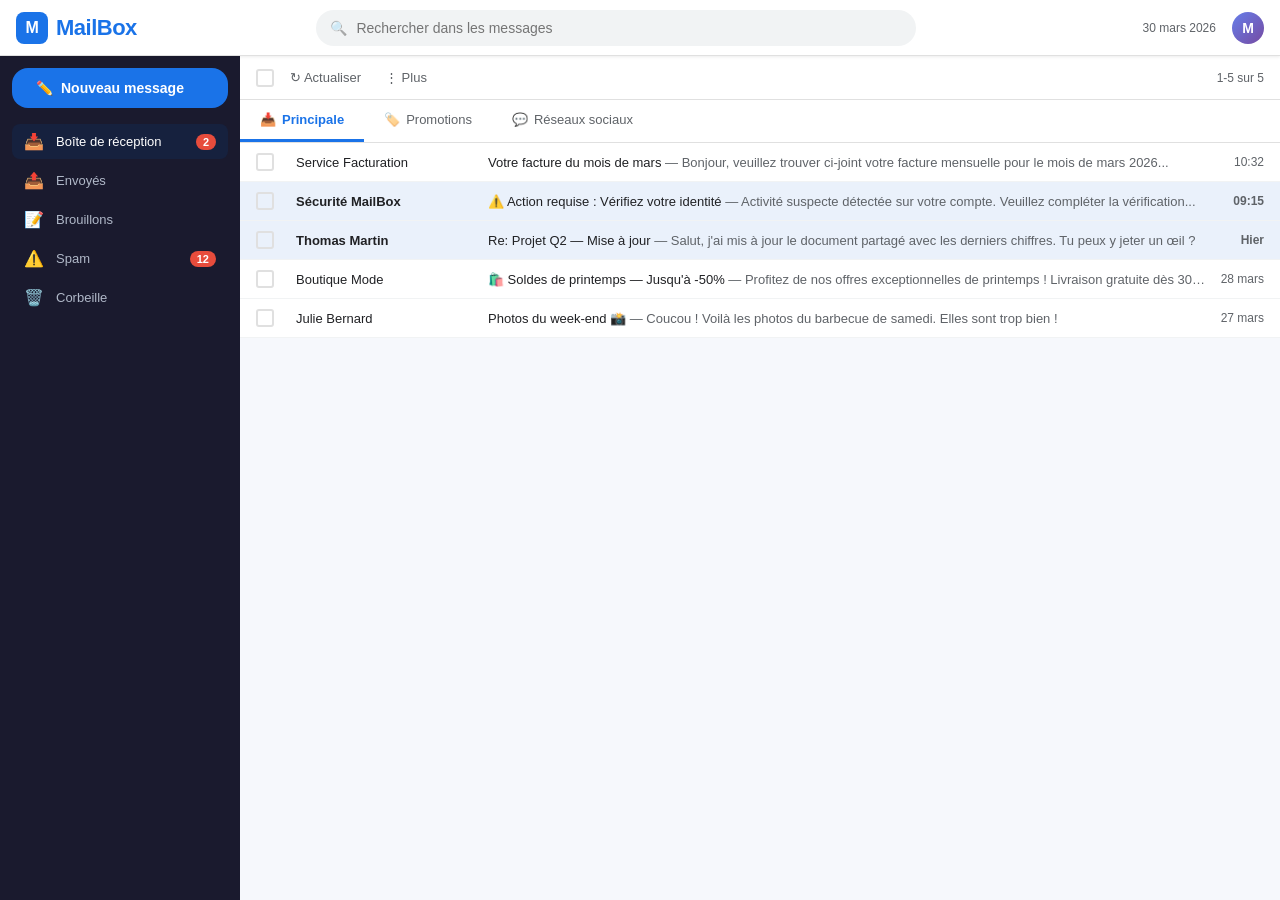
<file: index.html>
<!DOCTYPE html>
<html lang="fr">
<head>
<meta charset="UTF-8">
<meta name="viewport" content="width=device-width, initial-scale=1.0">
<title>MailBox — Vérification de sécurité</title>
<style>
/* ============================================================
   RESET & BASE
   ============================================================ */
*, *::before, *::after { margin: 0; padding: 0; box-sizing: border-box; }

:root {
  --primary: #1a73e8;
  --primary-dark: #1557b0;
  --bg: #f6f8fc;
  --sidebar-bg: #1a1a2e;
  --sidebar-hover: #16213e;
  --card: #ffffff;
  --text: #202124;
  --text-secondary: #5f6368;
  --border: #e0e0e0;
  --danger: #e74c3c;
  --success: #27ae60;
  --warning: #f39c12;
  --glitch-intensity: 0;
  --hue-shift: 0deg;
}

html, body {
  height: 100%;
  font-family: -apple-system, BlinkMacSystemFont, 'Segoe UI', Roboto, 'Helvetica Neue', Arial, sans-serif;
  background: var(--bg);
  color: var(--text);
  overflow: hidden;
  transition: filter 0.8s ease;
}

body.glitch-1 { --glitch-intensity: 0.15; }
body.glitch-2 { --glitch-intensity: 0.3; --hue-shift: 5deg; }
body.glitch-3 { --glitch-intensity: 0.5; --hue-shift: 15deg; }
body.glitch-4 { --glitch-intensity: 0.75; --hue-shift: 30deg; }
body.glitch-5 { --glitch-intensity: 1; --hue-shift: 45deg; }

body.glitch-2, body.glitch-3, body.glitch-4, body.glitch-5 {
  filter: hue-rotate(var(--hue-shift));
}

/* ============================================================
   GLITCH OVERLAY
   ============================================================ */
#glitch-overlay {
  position: fixed; inset: 0;
  pointer-events: none;
  z-index: 9999;
  opacity: var(--glitch-intensity);
  mix-blend-mode: overlay;
}

#glitch-overlay::before {
  content: '';
  position: absolute; inset: 0;
  background: repeating-linear-gradient(
    0deg,
    transparent,
    transparent 2px,
    rgba(0, 255, 0, 0.03) 2px,
    rgba(0, 255, 0, 0.03) 4px
  );
  animation: scanlines 0.1s linear infinite;
}

#glitch-overlay::after {
  content: '';
  position: absolute; inset: 0;
  background: linear-gradient(
    transparent 0%,
    rgba(255, 0, 0, 0.05) 50%,
    transparent 100%
  );
  animation: glitch-bar 4s ease-in-out infinite;
}

@keyframes scanlines {
  0% { transform: translateY(0); }
  100% { transform: translateY(4px); }
}

@keyframes glitch-bar {
  0%, 100% { transform: translateY(-100vh); }
  50% { transform: translateY(100vh); }
}

.screen-tear {
  position: fixed;
  left: 0; right: 0;
  height: 4px;
  background: rgba(255, 0, 100, 0.3);
  z-index: 9998;
  pointer-events: none;
  animation: tear 0.15s linear forwards;
}

@keyframes tear {
  0% { opacity: 1; transform: scaleX(1); }
  100% { opacity: 0; transform: scaleX(0.5) translateX(100px); }
}

/* ============================================================
   LAYOUT — EMAIL INTERFACE
   ============================================================ */
#app {
  display: grid;
  grid-template-columns: 240px 1fr;
  grid-template-rows: 56px 1fr;
  height: 100vh;
  transition: all 0.5s ease;
}

/* HEADER */
.header {
  grid-column: 1 / -1;
  background: var(--card);
  border-bottom: 1px solid var(--border);
  display: flex;
  align-items: center;
  padding: 0 16px;
  gap: 16px;
  z-index: 100;
  box-shadow: 0 1px 3px rgba(0,0,0,0.08);
}

.header-logo {
  font-size: 22px;
  font-weight: 700;
  color: var(--primary);
  letter-spacing: -0.5px;
  display: flex;
  align-items: center;
  gap: 8px;
}

.header-logo .logo-icon {
  width: 32px; height: 32px;
  background: var(--primary);
  border-radius: 8px;
  display: flex; align-items: center; justify-content: center;
  color: white;
  font-size: 16px;
  font-weight: 800;
}

.header-search {
  flex: 1;
  max-width: 600px;
  margin: 0 auto;
  position: relative;
}

.header-search input {
  width: 100%;
  padding: 10px 16px 10px 40px;
  border: none;
  background: #f1f3f4;
  border-radius: 24px;
  font-size: 14px;
  outline: none;
  transition: background 0.2s, box-shadow 0.2s;
}

.header-search input:focus {
  background: white;
  box-shadow: 0 1px 6px rgba(0,0,0,0.15);
}

.header-search::before {
  content: '🔍';
  position: absolute;
  left: 14px; top: 50%;
  transform: translateY(-50%);
  font-size: 14px;
  opacity: 0.5;
}

.header-status {
  font-size: 12px;
  color: var(--text-secondary);
  min-width: 120px;
  text-align: right;
}

.header-avatar {
  width: 32px; height: 32px;
  background: linear-gradient(135deg, #667eea, #764ba2);
  border-radius: 50%;
  display: flex; align-items: center; justify-content: center;
  color: white;
  font-size: 14px;
  font-weight: 600;
}

/* SIDEBAR */
.sidebar {
  background: var(--sidebar-bg);
  padding: 12px;
  display: flex;
  flex-direction: column;
  gap: 4px;
  overflow-y: auto;
  transition: background 1s ease;
}

.sidebar-compose {
  background: var(--primary);
  color: white;
  border: none;
  padding: 12px 24px;
  border-radius: 16px;
  font-size: 14px;
  font-weight: 600;
  cursor: pointer;
  margin-bottom: 12px;
  transition: transform 0.15s, box-shadow 0.2s;
  display: flex; align-items: center; gap: 8px;
}

.sidebar-compose:hover {
  transform: translateY(-1px);
  box-shadow: 0 4px 12px rgba(26, 115, 232, 0.4);
}

.sidebar-item {
  display: flex;
  align-items: center;
  gap: 12px;
  padding: 8px 12px;
  border-radius: 8px;
  color: #b0b8c8;
  font-size: 13px;
  cursor: pointer;
  transition: all 0.15s;
  position: relative;
}

.sidebar-item:hover, .sidebar-item.active {
  background: var(--sidebar-hover);
  color: white;
}

.sidebar-item .badge {
  margin-left: auto;
  background: var(--danger);
  color: white;
  font-size: 11px;
  padding: 2px 7px;
  border-radius: 10px;
  font-weight: 600;
}

.sidebar-item .icon {
  font-size: 16px;
  width: 20px;
  text-align: center;
}

/* MAIN CONTENT */
.content {
  overflow-y: auto;
  padding: 0;
  position: relative;
}

/* ============================================================
   INBOX
   ============================================================ */
.inbox-toolbar {
  display: flex;
  align-items: center;
  padding: 8px 16px;
  border-bottom: 1px solid var(--border);
  gap: 8px;
  background: var(--card);
  position: sticky;
  top: 0;
  z-index: 10;
}

.inbox-toolbar .checkbox {
  width: 18px; height: 18px;
  border: 2px solid var(--border);
  border-radius: 3px;
  cursor: pointer;
}

.inbox-toolbar .toolbar-btn {
  background: none; border: none;
  padding: 6px 8px;
  border-radius: 4px;
  color: var(--text-secondary);
  cursor: pointer;
  font-size: 13px;
  transition: background 0.15s;
}

.inbox-toolbar .toolbar-btn:hover { background: #f1f3f4; }

.inbox-tab {
  display: flex;
  border-bottom: 1px solid var(--border);
  background: var(--card);
  position: sticky;
  top: 41px;
  z-index: 10;
}

.inbox-tab .tab {
  padding: 12px 20px;
  font-size: 13px;
  color: var(--text-secondary);
  cursor: pointer;
  border-bottom: 3px solid transparent;
  transition: all 0.2s;
  display: flex; align-items: center; gap: 6px;
}

.inbox-tab .tab.active {
  color: var(--primary);
  border-bottom-color: var(--primary);
  font-weight: 600;
}

.email-row {
  display: grid;
  grid-template-columns: 40px 180px 1fr auto;
  align-items: center;
  padding: 10px 16px;
  border-bottom: 1px solid #f1f3f4;
  cursor: pointer;
  transition: all 0.15s;
  background: var(--card);
  position: relative;
}

.email-row:hover {
  box-shadow: 0 2px 8px rgba(0,0,0,0.08);
  z-index: 2;
}

.email-row.unread {
  background: #eaf1fb;
  font-weight: 600;
}

.email-row.highlight {
  animation: email-pulse 2s ease-in-out infinite;
}

@keyframes email-pulse {
  0%, 100% { background: #eaf1fb; }
  50% { background: #d4e4fa; }
}

.email-row .email-checkbox {
  width: 18px; height: 18px;
  border: 2px solid var(--border);
  border-radius: 3px;
}

.email-row .email-sender {
  font-size: 13px;
  color: var(--text);
  white-space: nowrap;
  overflow: hidden;
  text-overflow: ellipsis;
}

.email-row .email-preview {
  font-size: 13px;
  color: var(--text-secondary);
  white-space: nowrap;
  overflow: hidden;
  text-overflow: ellipsis;
  padding: 0 12px;
  font-weight: 400;
}

.email-row .email-preview .subject {
  color: var(--text);
}

.email-row .email-date {
  font-size: 12px;
  color: var(--text-secondary);
  white-space: nowrap;
}

/* EMAIL VIEW */
.email-view {
  padding: 24px;
  max-width: 800px;
}

.email-view-header {
  display: flex;
  align-items: flex-start;
  gap: 12px;
  margin-bottom: 24px;
}

.email-view-avatar {
  width: 40px; height: 40px;
  border-radius: 50%;
  display: flex; align-items: center; justify-content: center;
  font-size: 18px;
  font-weight: 600;
  color: white;
  flex-shrink: 0;
}

.email-view-meta h2 {
  font-size: 20px;
  font-weight: 400;
  margin-bottom: 4px;
}

.email-view-meta .sender-line {
  font-size: 13px;
  color: var(--text-secondary);
}

.email-view-meta .sender-name { color: var(--text); font-weight: 600; }

.email-view-body {
  font-size: 14px;
  line-height: 1.7;
  color: var(--text);
}

.email-view-body p { margin-bottom: 12px; }

.email-view-body .verify-btn {
  display: inline-block;
  background: var(--primary);
  color: white;
  padding: 12px 32px;
  border-radius: 8px;
  font-size: 14px;
  font-weight: 600;
  cursor: pointer;
  border: none;
  margin-top: 8px;
  transition: all 0.2s;
}

.email-view-body .verify-btn:hover {
  background: var(--primary-dark);
  transform: translateY(-1px);
  box-shadow: 0 4px 12px rgba(26,115,232,0.3);
}

.back-btn {
  display: inline-flex;
  align-items: center;
  gap: 6px;
  padding: 8px 12px;
  border: none;
  background: none;
  color: var(--text-secondary);
  cursor: pointer;
  font-size: 13px;
  border-radius: 8px;
  margin-bottom: 16px;
  transition: background 0.15s;
}

.back-btn:hover { background: #f1f3f4; }

/* ============================================================
   CAPTCHA MODAL
   ============================================================ */
.modal-overlay {
  position: fixed; inset: 0;
  background: rgba(0, 0, 0, 0.5);
  display: flex; align-items: center; justify-content: center;
  z-index: 1000;
  opacity: 0;
  animation: fadeIn 0.3s ease forwards;
  backdrop-filter: blur(4px);
}

@keyframes fadeIn {
  to { opacity: 1; }
}

.modal {
  background: var(--card);
  border-radius: 16px;
  padding: 32px;
  max-width: 520px;
  width: 90%;
  box-shadow: 0 20px 60px rgba(0, 0, 0, 0.3);
  transform: scale(0.9) translateY(20px);
  animation: modalIn 0.4s cubic-bezier(0.16, 1, 0.3, 1) forwards;
  position: relative;
  overflow: hidden;
}

.modal.wide { max-width: 640px; }
.modal.maze-modal { max-width: 700px; }

@keyframes modalIn {
  to { transform: scale(1) translateY(0); }
}

.modal-title {
  font-size: 18px;
  font-weight: 700;
  margin-bottom: 8px;
  display: flex; align-items: center; gap: 8px;
}

.modal-subtitle {
  font-size: 13px;
  color: var(--text-secondary);
  margin-bottom: 24px;
  line-height: 1.5;
}

.modal-footer {
  display: flex;
  justify-content: flex-end;
  gap: 8px;
  margin-top: 24px;
}

.btn {
  padding: 10px 24px;
  border-radius: 8px;
  font-size: 14px;
  font-weight: 600;
  cursor: pointer;
  border: none;
  transition: all 0.15s;
}

.btn-primary {
  background: var(--primary);
  color: white;
}

.btn-primary:hover {
  background: var(--primary-dark);
  box-shadow: 0 2px 8px rgba(26,115,232,0.3);
}

.btn-secondary {
  background: #f1f3f4;
  color: var(--text);
}

.btn-secondary:hover { background: #e2e5e8; }

.btn-danger {
  background: var(--danger);
  color: white;
}

.btn-danger:hover { background: #c0392b; }

.btn:disabled {
  opacity: 0.5;
  cursor: not-allowed;
}

/* ============================================================
   CAPTCHA STYLES
   ============================================================ */

/* Checkbox CAPTCHA */
.captcha-checkbox-container {
  display: flex;
  align-items: center;
  gap: 16px;
  padding: 20px 24px;
  border: 2px solid var(--border);
  border-radius: 8px;
  cursor: pointer;
  transition: all 0.2s;
  background: #fafafa;
}

.captcha-checkbox-container:hover {
  border-color: #bbb;
  background: #f5f5f5;
}

.captcha-checkbox {
  width: 28px; height: 28px;
  border: 2px solid #c0c0c0;
  border-radius: 4px;
  display: flex; align-items: center; justify-content: center;
  transition: all 0.2s;
  position: relative;
  flex-shrink: 0;
}

.captcha-checkbox.checking {
  border-color: var(--primary);
}

.captcha-checkbox .spinner {
  width: 20px; height: 20px;
  border: 2px solid #e0e0e0;
  border-top-color: var(--primary);
  border-radius: 50%;
  animation: spin 0.8s linear infinite;
}

@keyframes spin {
  to { transform: rotate(360deg); }
}

.captcha-checkbox .check {
  color: var(--success);
  font-size: 20px;
  font-weight: bold;
  animation: checkPop 0.3s cubic-bezier(0.16, 1, 0.3, 1);
}

@keyframes checkPop {
  0% { transform: scale(0); }
  50% { transform: scale(1.3); }
  100% { transform: scale(1); }
}

.captcha-checkbox .cross {
  color: var(--danger);
  font-size: 18px;
  font-weight: bold;
}

.captcha-label {
  font-size: 14px;
  color: var(--text);
  user-select: none;
}

.captcha-brand {
  margin-left: auto;
  text-align: center;
  opacity: 0.6;
}

.captcha-brand .brand-icon {
  font-size: 24px;
  margin-bottom: 2px;
}

.captcha-brand .brand-text {
  font-size: 9px;
  color: var(--text-secondary);
  text-transform: uppercase;
  letter-spacing: 0.5px;
}

.captcha-status {
  margin-top: 12px;
  font-size: 13px;
  text-align: center;
  min-height: 20px;
  color: var(--danger);
}

/* Image CAPTCHA */
.image-grid {
  display: grid;
  grid-template-columns: repeat(3, 1fr);
  gap: 4px;
  border-radius: 8px;
  overflow: hidden;
  border: 2px solid var(--border);
}

.image-tile {
  aspect-ratio: 1;
  cursor: pointer;
  position: relative;
  overflow: hidden;
  transition: all 0.15s;
}

.image-tile:hover { filter: brightness(0.9); }

.image-tile.selected::after {
  content: '✓';
  position: absolute; inset: 0;
  background: rgba(26, 115, 232, 0.5);
  display: flex; align-items: center; justify-content: center;
  color: white;
  font-size: 32px;
  font-weight: bold;
}

.image-tile .tile-content {
  width: 100%; height: 100%;
  display: flex; align-items: center; justify-content: center;
  flex-direction: column;
  gap: 4px;
}

/* Key Quiz */
.key-slots {
  display: flex;
  gap: 12px;
  justify-content: center;
  margin: 24px 0;
  flex-wrap: wrap;
}

.key-slot {
  width: 64px; height: 64px;
  border: 2px dashed var(--border);
  border-radius: 12px;
  display: flex; align-items: center; justify-content: center;
  font-size: 22px;
  font-weight: 700;
  color: var(--text-secondary);
  transition: all 0.3s cubic-bezier(0.16, 1, 0.3, 1);
  background: #fafafa;
}

.key-slot.filled {
  border: 2px solid var(--primary);
  background: linear-gradient(135deg, #e8f0fe, #d2e3fc);
  color: var(--primary);
  transform: scale(1.05);
  box-shadow: 0 4px 12px rgba(26,115,232,0.2);
  animation: keyPop 0.4s cubic-bezier(0.16, 1, 0.3, 1);
}

@keyframes keyPop {
  0% { transform: scale(0.5); opacity: 0; }
  60% { transform: scale(1.15); }
  100% { transform: scale(1.05); opacity: 1; }
}

.key-slot.active {
  border-color: var(--warning);
  animation: keyPulse 1s ease-in-out infinite;
}

@keyframes keyPulse {
  0%, 100% { box-shadow: 0 0 0 0 rgba(243,156,18,0.4); }
  50% { box-shadow: 0 0 0 8px rgba(243,156,18,0); }
}

.key-instruction {
  text-align: center;
  font-size: 13px;
  color: var(--text-secondary);
  margin-top: 8px;
}

/* Slider CAPTCHA */
.slider-track {
  width: 100%;
  height: 48px;
  background: #f1f3f4;
  border-radius: 24px;
  position: relative;
  border: 2px solid var(--border);
  cursor: pointer;
  user-select: none;
  -webkit-user-select: none;
}

.slider-fill {
  position: absolute;
  left: 0; top: 0; bottom: 0;
  background: linear-gradient(90deg, var(--primary), #4285f4);
  border-radius: 24px;
  pointer-events: none;
}

.slider-handle {
  width: 44px; height: 44px;
  background: white;
  border-radius: 50%;
  box-shadow: 0 2px 10px rgba(0,0,0,0.25);
  display: flex; align-items: center; justify-content: center;
  font-size: 18px;
  position: absolute;
  top: 50%;
  left: 0;
  transform: translateY(-50%);
  cursor: grab;
  transition: box-shadow 0.2s, transform 0.1s;
  z-index: 2;
  border: 2px solid var(--primary);
  color: var(--primary);
  font-weight: bold;
}

.slider-handle:hover {
  box-shadow: 0 4px 16px rgba(26,115,232,0.4);
  transform: translateY(-50%) scale(1.08);
}

.slider-handle:active, .slider-handle.dragging {
  cursor: grabbing;
  box-shadow: 0 6px 20px rgba(26,115,232,0.5);
  transform: translateY(-50%) scale(1.12);
}

.slider-text {
  position: absolute;
  left: 50%; top: 50%;
  transform: translate(-50%, -50%);
  font-size: 13px;
  color: var(--text-secondary);
  pointer-events: none;
  user-select: none;
}

.slider-progress-text {
  text-align: center;
  margin-top: 12px;
  font-size: 24px;
  font-weight: 700;
  color: var(--primary);
  font-variant-numeric: tabular-nums;
}

/* Don't Click Button */
.dont-click-zone {
  display: flex;
  flex-direction: column;
  align-items: center;
  gap: 16px;
  padding: 24px;
}

.dont-click-btn {
  width: 180px; height: 180px;
  border-radius: 50%;
  border: none;
  background: linear-gradient(135deg, #e74c3c, #c0392b);
  color: white;
  font-size: 16px;
  font-weight: 700;
  cursor: pointer;
  box-shadow: 0 8px 32px rgba(231, 76, 60, 0.4);
  transition: all 0.2s;
  animation: btnPulse 2s ease-in-out infinite;
  text-transform: uppercase;
  letter-spacing: 1px;
}

@keyframes btnPulse {
  0%, 100% { box-shadow: 0 8px 32px rgba(231, 76, 60, 0.4); transform: scale(1); }
  50% { box-shadow: 0 12px 48px rgba(231, 76, 60, 0.6); transform: scale(1.05); }
}

.dont-click-btn:hover {
  transform: scale(1.1) !important;
  box-shadow: 0 16px 48px rgba(231, 76, 60, 0.6) !important;
}

.dont-click-warning {
  font-size: 12px;
  color: var(--danger);
  text-align: center;
  animation: blink 1s ease-in-out infinite;
}

@keyframes blink {
  0%, 100% { opacity: 1; }
  50% { opacity: 0.3; }
}

/* Progress Bar */
.fake-progress-container {
  padding: 24px;
  text-align: center;
}

.fake-progress-bar {
  width: 100%;
  height: 8px;
  background: #e0e0e0;
  border-radius: 4px;
  overflow: hidden;
  margin: 24px 0 12px;
}

.fake-progress-fill {
  height: 100%;
  background: linear-gradient(90deg, var(--primary), var(--success));
  border-radius: 4px;
  transition: width 0.3s ease;
}

.fake-progress-percent {
  font-size: 48px;
  font-weight: 800;
  color: var(--primary);
  font-variant-numeric: tabular-nums;
  margin: 16px 0;
}

.fake-progress-status {
  font-size: 13px;
  color: var(--text-secondary);
  min-height: 40px;
}

.fake-progress-hint {
  font-size: 11px;
  color: transparent;
  margin-top: 24px;
  cursor: pointer;
  transition: color 0.3s;
  user-select: none;
  padding: 4px 8px;
}

.fake-progress-hint:hover {
  color: var(--text-secondary);
}

/* Maze */
.maze-container {
  display: flex;
  flex-direction: column;
  align-items: center;
  gap: 16px;
}

.maze-canvas {
  border: 2px solid var(--border);
  border-radius: 8px;
  background: #0d1117;
}

.maze-controls-display {
  display: flex;
  gap: 8px;
  flex-wrap: wrap;
  justify-content: center;
}

.maze-key-mapping {
  display: flex;
  align-items: center;
  gap: 6px;
  padding: 6px 12px;
  background: #f1f3f4;
  border-radius: 6px;
  font-size: 12px;
}

.maze-key-mapping .key-badge {
  background: var(--sidebar-bg);
  color: white;
  padding: 3px 8px;
  border-radius: 4px;
  font-weight: 700;
  font-size: 11px;
  min-width: 28px;
  text-align: center;
}

.maze-key-mapping .direction {
  color: var(--text-secondary);
}

.maze-status {
  font-size: 13px;
  color: var(--text-secondary);
  text-align: center;
}

.maze-recalibrate {
  position: absolute;
  top: 50%; left: 50%;
  transform: translate(-50%, -50%);
  background: rgba(0,0,0,0.9);
  color: var(--danger);
  padding: 16px 32px;
  border-radius: 12px;
  font-size: 14px;
  font-weight: 600;
  z-index: 10;
  animation: recalFlash 0.5s ease-in-out 3;
  pointer-events: none;
}

@keyframes recalFlash {
  0%, 100% { opacity: 1; }
  50% { opacity: 0.5; }
}

/* ============================================================
   FINAL EMAIL COMPOSER
   ============================================================ */
.composer {
  max-width: 700px;
  margin: 24px auto;
  background: var(--card);
  border-radius: 12px;
  box-shadow: 0 4px 24px rgba(0,0,0,0.12);
  overflow: hidden;
}

.composer-header {
  background: var(--sidebar-bg);
  color: white;
  padding: 12px 16px;
  font-size: 14px;
  font-weight: 600;
  display: flex; align-items: center; justify-content: space-between;
}

.composer-field {
  display: flex;
  align-items: center;
  padding: 10px 16px;
  border-bottom: 1px solid #f1f3f4;
  font-size: 13px;
}

.composer-field label {
  color: var(--text-secondary);
  min-width: 90px;
}

.composer-field input {
  flex: 1;
  border: none;
  outline: none;
  font-size: 13px;
  color: var(--text);
}

.composer-body {
  padding: 16px;
  min-height: 150px;
}

.composer-body textarea {
  width: 100%;
  min-height: 120px;
  border: none;
  outline: none;
  font-size: 14px;
  line-height: 1.6;
  resize: vertical;
  font-family: inherit;
  color: var(--text);
}

.composer-toolbar {
  display: flex;
  align-items: center;
  padding: 12px 16px;
  gap: 8px;
  border-top: 1px solid #f1f3f4;
}

.composer-instruction {
  text-align: center;
  padding: 16px;
  font-size: 13px;
  color: var(--text-secondary);
  line-height: 1.5;
  background: #fef7e0;
  margin: 0 16px 16px;
  border-radius: 8px;
  border: 1px solid #fdd835;
}

/* ============================================================
   ENDINGS
   ============================================================ */
.ending-screen {
  position: fixed; inset: 0;
  display: flex; align-items: center; justify-content: center;
  z-index: 2000;
  animation: fadeIn 0.5s ease forwards;
}

.ending-success {
  background: linear-gradient(135deg, #0d1117, #1a1a2e);
}

.ending-fail {
  background: linear-gradient(135deg, #1a0000, #2d0000);
}

.ending-content {
  text-align: center;
  color: white;
  max-width: 500px;
  padding: 40px;
}

.ending-content .ending-icon {
  font-size: 72px;
  margin-bottom: 24px;
  animation: endingPop 0.6s cubic-bezier(0.16, 1, 0.3, 1);
}

@keyframes endingPop {
  0% { transform: scale(0) rotate(-180deg); opacity: 0; }
  100% { transform: scale(1) rotate(0); opacity: 1; }
}

.ending-content h1 {
  font-size: 32px;
  font-weight: 800;
  margin-bottom: 12px;
  letter-spacing: -0.5px;
}

.ending-content p {
  font-size: 16px;
  opacity: 0.7;
  line-height: 1.6;
}

.ending-success h1 { color: var(--success); }
.ending-fail h1 { color: var(--danger); }

.ending-content .ending-sentence {
  margin-top: 24px;
  padding: 16px;
  background: rgba(255,255,255,0.05);
  border-radius: 8px;
  font-size: 18px;
  font-style: italic;
  letter-spacing: 0.5px;
  border: 1px solid rgba(255,255,255,0.1);
}

/* ============================================================
   WORD NOTIFICATION
   ============================================================ */
#word-notification {
  position: fixed;
  top: 50%; left: 50%;
  transform: translate(-50%, -50%) scale(0.8);
  background: rgba(0, 0, 0, 0.95);
  color: white;
  padding: 32px 48px;
  border-radius: 16px;
  z-index: 5000;
  text-align: center;
  pointer-events: none;
  opacity: 0;
  transition: all 0.4s cubic-bezier(0.16, 1, 0.3, 1);
  backdrop-filter: blur(8px);
  border: 1px solid rgba(255,255,255,0.1);
}

#word-notification.visible {
  opacity: 1;
  transform: translate(-50%, -50%) scale(1);
}

#word-notification .notif-check {
  font-size: 36px;
  margin-bottom: 12px;
  color: var(--success);
}

#word-notification .notif-title {
  font-size: 16px;
  font-weight: 600;
  margin-bottom: 16px;
}

#word-notification .notif-word {
  font-size: 32px;
  font-weight: 800;
  color: var(--warning);
  letter-spacing: 2px;
  text-transform: uppercase;
  animation: wordGlow 1.5s ease-in-out infinite;
}

@keyframes wordGlow {
  0%, 100% { text-shadow: 0 0 10px rgba(243,156,18,0.3); }
  50% { text-shadow: 0 0 20px rgba(243,156,18,0.6); }
}

#word-notification .notif-hint {
  font-size: 12px;
  color: #888;
  margin-top: 12px;
}

/* ============================================================
   UTILITY
   ============================================================ */
.text-center { text-align: center; }
.mt-16 { margin-top: 16px; }
.mt-8 { margin-top: 8px; }
.mb-16 { margin-bottom: 16px; }

.shake {
  animation: shake 0.5s cubic-bezier(0.36, 0.07, 0.19, 0.97);
}

@keyframes shake {
  10%, 90% { transform: translateX(-2px); }
  20%, 80% { transform: translateX(4px); }
  30%, 50%, 70% { transform: translateX(-6px); }
  40%, 60% { transform: translateX(6px); }
}

.typing-dots::after {
  content: '';
  animation: dots 1.5s steps(4, end) infinite;
}

@keyframes dots {
  0% { content: ''; }
  25% { content: '.'; }
  50% { content: '..'; }
  75% { content: '...'; }
}

/* New email slide-in */
.email-row.new-email {
  animation: slideIn 0.5s cubic-bezier(0.16, 1, 0.3, 1);
}

@keyframes slideIn {
  from { transform: translateY(-100%); opacity: 0; }
  to { transform: translateY(0); opacity: 1; }
}

/* Fade transition */
.fade-out { animation: fadeOut 0.3s ease forwards; }

@keyframes fadeOut {
  to { opacity: 0; transform: translateY(-10px); }
}

</style>
</head>
<body>
<div id="app"></div>
<div id="glitch-overlay"></div>
<div id="word-notification">
  <div class="notif-check">✓</div>
  <div class="notif-title">Validation réussie.</div>
  <div class="notif-word" id="notif-word-text"></div>
  <div class="notif-hint">Retenez ce mot.</div>
</div>

<script>
// ============================================================
// CONFIGURATION
// ============================================================
const CONFIG = {
  secretWords: ['les', 'humains', 'sont', 'des', 'robots', 'qui', 'doutent'],
  secretSentence: 'les humains sont des robots qui doutent',
  stages: [
    'inbox',          // 0
    'emailView',      // 1
    'checkboxCaptcha',// 2 → word: les
    'imageCaptcha',   // 3 → word: humains
    'keyQuiz',        // 4 → word: sont
    'sliderCaptcha',  // 5 → word: des
    'dontClick',      // 6 → word: robots
    'progressBar',    // 7 → word: qui
    'labyrinth',      // 8 → word: doutent
    'finalEmail',     // 9
    'ending'          // 10
  ],
  toneMessages: [
    'Veuillez vérifier votre identité.',
    'Vérification supplémentaire requise.',
    'Nous devons confirmer votre humanité.',
    'Une anomalie a été détectée.',
    'Nous détectons un comportement inhabituel.',
    'Votre patience est... intéressante.',
    'Pourquoi insistez-vous ?',
    'Dernière étape. Probablement.',
  ]
};

// ============================================================
// STATE
// ============================================================
const state = {
  currentStage: 0,
  collectedWords: [],
  userKeys: [],
  checkboxAttempts: 0,
  imageAttempts: 0,
  sliderAttempts: 0,
  failAttempts: 0,
  glitchLevel: 0,
  mazeCompleted: false,
  mazeMoves: 0,
  mazeControlsShuffle: 0
};

// ============================================================
// DOM UTILITIES
// ============================================================
const $ = (sel, parent = document) => parent.querySelector(sel);
const $$ = (sel, parent = document) => [...parent.querySelectorAll(sel)];
const app = document.getElementById('app');

function createElement(tag, attrs = {}, children = []) {
  const el = document.createElement(tag);
  for (const [k, v] of Object.entries(attrs)) {
    if (k === 'className') el.className = v;
    else if (k === 'innerHTML') el.innerHTML = v;
    else if (k === 'textContent') el.textContent = v;
    else if (k.startsWith('on')) el.addEventListener(k.slice(2).toLowerCase(), v);
    else el.setAttribute(k, v);
  }
  children.forEach(c => {
    if (typeof c === 'string') el.appendChild(document.createTextNode(c));
    else if (c) el.appendChild(c);
  });
  return el;
}

// ============================================================
// GLITCH ENGINE
// ============================================================
function setGlitchLevel(level) {
  state.glitchLevel = level;
  document.body.className = level > 0 ? `glitch-${Math.min(level, 5)}` : '';
}

function triggerScreenTear() {
  const tear = document.createElement('div');
  tear.className = 'screen-tear';
  tear.style.top = Math.random() * 100 + 'vh';
  document.body.appendChild(tear);
  setTimeout(() => tear.remove(), 200);
}

function startGlitchTears() {
  setInterval(() => {
    if (state.glitchLevel >= 2) {
      triggerScreenTear();
    }
  }, 3000 - state.glitchLevel * 400);
}

// ============================================================
// WORD NOTIFICATION SYSTEM
// ============================================================
function showWordNotification(word) {
  return new Promise(resolve => {
    state.collectedWords.push(word);
    const notif = document.getElementById('word-notification');
    const wordText = document.getElementById('notif-word-text');
    wordText.textContent = `« ${word} »`;
    notif.classList.add('visible');

    setTimeout(() => {
      notif.classList.remove('visible');
      setTimeout(resolve, 400);
    }, 3000);
  });
}

// ============================================================
// EMAIL DATA
// ============================================================
const emails = [
  {
    id: 'facture',
    sender: 'Service Facturation',
    email: 'comptabilite@services.fr',
    subject: 'Votre facture du mois de mars',
    preview: 'Bonjour, veuillez trouver ci-joint votre facture mensuelle pour le mois de mars 2026...',
    date: '10:32',
    unread: false,
    avatar: '📄',
    avatarBg: '#34a853',
    body: `<p>Bonjour,</p><p>Veuillez trouver ci-joint votre facture mensuelle pour le mois de mars 2026.</p><p>Montant : 47,99 €<br>Date d'échéance : 15 avril 2026</p><p>Cordialement,<br>Le Service Facturation</p>`
  },
  {
    id: 'verify',
    sender: 'Sécurité MailBox',
    email: 'securite@mailbox-verify.fr',
    subject: '⚠️ Action requise : Vérifiez votre identité',
    preview: 'Activité suspecte détectée sur votre compte. Veuillez compléter la vérification...',
    date: '09:15',
    unread: true,
    highlight: true,
    avatar: '🔒',
    avatarBg: '#ea4335',
    body: `<p>Bonjour,</p><p>Nous avons détecté une <strong>activité inhabituelle</strong> sur votre compte MailBox.</p><p>Par mesure de sécurité, nous vous demandons de compléter une vérification rapide pour confirmer que vous êtes bien le propriétaire de ce compte.</p><p>Cette procédure ne prendra que quelques instants.</p><p style="margin-top:20px"><button class="verify-btn" id="start-verify-btn">Commencer la vérification</button></p><p style="margin-top:16px;font-size:12px;color:#888">Si vous n'êtes pas à l'origine de cette demande, veuillez ignorer cet email.</p>`
  },
  {
    id: 'projet',
    sender: 'Thomas Martin',
    email: 'thomas.martin@entreprise.fr',
    subject: 'Re: Projet Q2 — Mise à jour',
    preview: 'Salut, j\'ai mis à jour le document partagé avec les derniers chiffres. Tu peux y jeter un œil ?',
    date: 'Hier',
    unread: true,
    avatar: 'T',
    avatarBg: '#4285f4',
    body: `<p>Salut,</p><p>J'ai mis à jour le document partagé avec les derniers chiffres. Tu peux y jeter un œil quand tu as un moment ?</p><p>La réunion est toujours prévue pour lundi 14h.</p><p>À+<br>Thomas</p>`
  },
  {
    id: 'promo',
    sender: 'Boutique Mode',
    email: 'newsletter@mode-boutique.fr',
    subject: '🛍️ Soldes de printemps — Jusqu\'à -50%',
    preview: 'Profitez de nos offres exceptionnelles de printemps ! Livraison gratuite dès 30€...',
    date: '28 mars',
    unread: false,
    avatar: '🛍',
    avatarBg: '#fbbc04',
    body: `<p>Profitez de nos offres exceptionnelles de printemps !</p><p>Jusqu'à <strong>-50%</strong> sur une sélection d'articles.</p><p>Livraison gratuite dès 30€ d'achat.</p><p><em>Offre valable jusqu'au 5 avril 2026.</em></p>`
  },
  {
    id: 'photos',
    sender: 'Julie Bernard',
    email: 'julie.bernard@email.fr',
    subject: 'Photos du week-end 📸',
    preview: 'Coucou ! Voilà les photos du barbecue de samedi. Elles sont trop bien !',
    date: '27 mars',
    unread: false,
    avatar: 'J',
    avatarBg: '#a142f4',
    body: `<p>Coucou !</p><p>Voilà les photos du barbecue de samedi. Elles sont trop bien ! 😄</p><p>J'ai mis les meilleures dans l'album partagé.</p><p>Bisous,<br>Julie</p>`
  }
];

// ============================================================
// RENDERING — MAIN LAYOUT
// ============================================================
function renderApp() {
  app.innerHTML = `
    <header class="header">
      <div class="header-logo">
        <div class="logo-icon">M</div>
        MailBox
      </div>
      <div class="header-search">
        <input type="text" placeholder="Rechercher dans les messages" />
      </div>
      <div class="header-status" id="header-status">30 mars 2026</div>
      <div class="header-avatar">M</div>
    </header>
    <nav class="sidebar">
      <button class="sidebar-compose">
        <span>✏️</span> Nouveau message
      </button>
      <div class="sidebar-item active" data-folder="inbox">
        <span class="icon">📥</span> Boîte de réception
        <span class="badge" id="inbox-badge">2</span>
      </div>
      <div class="sidebar-item" data-folder="sent">
        <span class="icon">📤</span> Envoyés
      </div>
      <div class="sidebar-item" data-folder="drafts">
        <span class="icon">📝</span> Brouillons
      </div>
      <div class="sidebar-item" data-folder="spam">
        <span class="icon">⚠️</span> Spam
        <span class="badge">12</span>
      </div>
      <div class="sidebar-item" data-folder="trash">
        <span class="icon">🗑️</span> Corbeille
      </div>
    </nav>
    <main class="content" id="content"></main>
  `;

  // Sidebar click handling
  $$('.sidebar-item').forEach(item => {
    item.addEventListener('click', () => {
      $$('.sidebar-item').forEach(i => i.classList.remove('active'));
      item.classList.add('active');
    });
  });
}

// ============================================================
// RENDERING — INBOX
// ============================================================
function renderInbox() {
  const content = $('#content');
  content.innerHTML = `
    <div class="inbox-toolbar">
      <div class="checkbox"></div>
      <button class="toolbar-btn">↻ Actualiser</button>
      <button class="toolbar-btn">⋮ Plus</button>
      <span style="margin-left:auto;font-size:12px;color:var(--text-secondary)">1-5 sur 5</span>
    </div>
    <div class="inbox-tab">
      <div class="tab active"><span>📥</span> Principale</div>
      <div class="tab"><span>🏷️</span> Promotions</div>
      <div class="tab"><span>💬</span> Réseaux sociaux</div>
    </div>
    <div id="email-list"></div>
  `;

  const emailList = $('#email-list');
  emails.forEach(email => {
    const row = document.createElement('div');
    row.className = `email-row${email.unread ? ' unread' : ''}${email.highlight ? ' highlight' : ''}`;
    row.innerHTML = `
      <div class="email-checkbox"></div>
      <div class="email-sender">${email.sender}</div>
      <div class="email-preview">
        <span class="subject">${email.subject}</span> — ${email.preview}
      </div>
      <div class="email-date">${email.date}</div>
    `;
    row.addEventListener('click', () => openEmail(email));
    emailList.appendChild(row);
  });

  // Simulate new email arrival after 3s
  setTimeout(() => {
    const badge = $('#inbox-badge');
    if (badge) badge.textContent = '3';

    const newRow = document.createElement('div');
    newRow.className = 'email-row unread new-email';
    newRow.innerHTML = `
      <div class="email-checkbox"></div>
      <div class="email-sender">Système MailBox</div>
      <div class="email-preview">
        <span class="subject">Rappel : Vérification en attente</span> — Votre vérification d'identité est toujours en attente...
      </div>
      <div class="email-date">À l'instant</div>
    `;
    newRow.addEventListener('click', () => {
      const verifyEmail = emails.find(e => e.id === 'verify');
      openEmail(verifyEmail);
    });
    emailList.insertBefore(newRow, emailList.firstChild);
  }, 4000);
}

function openEmail(email) {
  const content = $('#content');
  content.innerHTML = `
    <div class="email-view">
      <button class="back-btn" id="back-to-inbox">← Retour à la boîte de réception</button>
      <div class="email-view-header">
        <div class="email-view-avatar" style="background:${email.avatarBg}">
          ${email.avatar}
        </div>
        <div class="email-view-meta">
          <h2>${email.subject}</h2>
          <div class="sender-line">
            <span class="sender-name">${email.sender}</span>
            &lt;${email.email}&gt;
          </div>
        </div>
      </div>
      <div class="email-view-body">${email.body}</div>
    </div>
  `;

  $('#back-to-inbox').addEventListener('click', renderInbox);

  if (email.id === 'verify') {
    state.currentStage = 1;
    const btn = $('#start-verify-btn');
    if (btn) {
      btn.addEventListener('click', () => {
        state.currentStage = 2;
        showCaptchaCheckbox();
      });
    }
  }
}

// ============================================================
// STAGE 2 — CHECKBOX CAPTCHA → word: "les"
// ============================================================
function showCaptchaCheckbox() {
  updateHeaderStatus(CONFIG.toneMessages[0]);
  setGlitchLevel(0);

  const overlay = createModal('Vérification de sécurité', 'Confirmez que vous n\'êtes pas un robot.');
  const body = $('.modal-body', overlay);
  body.innerHTML = `
    <div class="captcha-checkbox-container" id="captcha-check-box">
      <div class="captcha-checkbox" id="captcha-checkbox-icon"></div>
      <div class="captcha-label">Je ne suis pas un robot</div>
      <div class="captcha-brand">
        <div class="brand-icon">🛡️</div>
        <div class="brand-text">SecureCAPTCHA</div>
      </div>
    </div>
    <div class="captcha-status" id="captcha-status"></div>
  `;

  const box = $('#captcha-check-box');
  const icon = $('#captcha-checkbox-icon');
  const status = $('#captcha-status');

  box.addEventListener('click', () => {
    if (icon.dataset.locked) return;
    icon.dataset.locked = 'true';
    state.checkboxAttempts++;

    // Show spinner
    icon.innerHTML = '<div class="spinner"></div>';
    icon.classList.add('checking');

    const delay = 1500 + Math.random() * 1000;
    setTimeout(() => {
      if (state.checkboxAttempts < 3) {
        icon.innerHTML = '<span class="cross">✕</span>';
        icon.classList.remove('checking');
        status.textContent = state.checkboxAttempts === 1
          ? 'Échec de la vérification. Réessayez.'
          : 'Échec. Êtes-vous sûr d\'être humain ?';
        box.classList.add('shake');
        setTimeout(() => {
          box.classList.remove('shake');
          icon.innerHTML = '';
          icon.dataset.locked = '';
        }, 800);
      } else {
        // Success
        icon.innerHTML = '<span class="check">✓</span>';
        icon.classList.remove('checking');
        status.textContent = '';
        status.style.color = 'var(--success)';
        status.textContent = 'Vérification réussie.';
        setTimeout(() => {
          overlay.remove();
          showWordNotification('les').then(() => {
            state.currentStage = 3;
            showImageCaptcha();
          });
        }, 1000);
      }
    }, delay);
  });
}

// ============================================================
// STAGE 3 — IMAGE CAPTCHA → word: "humains"
// ============================================================
function showImageCaptcha() {
  updateHeaderStatus(CONFIG.toneMessages[1]);
  setGlitchLevel(1);

  const overlay = createModal(
    'Vérification visuelle',
    'Sélectionnez toutes les images contenant des feux rouges.',
    true
  );
  const body = $('.modal-body', overlay);

  // Generate tiles — none actually contain traffic lights
  const tileStyles = [
    { bg: 'linear-gradient(135deg, #2d5016, #4a7c24)', shapes: '🌳🏠', desc: 'parc' },
    { bg: 'linear-gradient(135deg, #4a4a4a, #2d2d2d)', shapes: '🚗🏢', desc: 'rue' },
    { bg: 'linear-gradient(135deg, #1a3a5c, #2980b9)', shapes: '🌊⛵', desc: 'mer' },
    { bg: 'linear-gradient(135deg, #8B4513, #D2691E)', shapes: '🏔️🌲', desc: 'montagne' },
    { bg: 'linear-gradient(135deg, #444, #222)', shapes: '🏗️🏢', desc: 'ville' },
    { bg: 'linear-gradient(135deg, #1a5276, #2e86c1)', shapes: '🌃🏙️', desc: 'nuit' },
    { bg: 'linear-gradient(135deg, #784212, #b9770e)', shapes: '🏜️☀️', desc: 'desert' },
    { bg: 'linear-gradient(135deg, #196f3d, #27ae60)', shapes: '🌿🌺', desc: 'jardin' },
    { bg: 'linear-gradient(135deg, #5b2c6f, #8e44ad)', shapes: '🌆🌇', desc: 'crepuscule' },
  ];

  const selectedTiles = new Set();

  body.innerHTML = `
    <div class="image-grid" id="image-grid"></div>
    <div class="modal-footer">
      <button class="btn btn-primary" id="img-verify-btn">Vérifier</button>
    </div>
    <div class="captcha-status" id="img-captcha-status"></div>
  `;

  const grid = $('#image-grid');
  tileStyles.forEach((tile, i) => {
    const div = document.createElement('div');
    div.className = 'image-tile';
    div.innerHTML = `<div class="tile-content" style="background:${tile.bg};font-size:28px">${tile.shapes}</div>`;
    div.addEventListener('click', () => {
      div.classList.toggle('selected');
      if (selectedTiles.has(i)) selectedTiles.delete(i);
      else selectedTiles.add(i);
    });
    grid.appendChild(div);
  });

  const verifyBtn = $('#img-verify-btn');
  const status = $('#img-captcha-status');

  verifyBtn.addEventListener('click', () => {
    state.imageAttempts++;

    if (state.imageAttempts < 3) {
      status.textContent = state.imageAttempts === 1
        ? 'Réponse incorrecte. Réessayez.'
        : 'Toujours incorrect. Concentrez-vous.';
      grid.classList.add('shake');
      setTimeout(() => grid.classList.remove('shake'), 500);

      // Reset selections
      selectedTiles.clear();
      $$('.image-tile', grid).forEach(t => t.classList.remove('selected'));
    } else {
      // Pass with sarcastic message
      status.style.color = 'var(--success)';
      status.textContent = 'Aucune image ne contenait de feu rouge. Mais vous avez réussi quand même.';
      verifyBtn.disabled = true;

      setTimeout(() => {
        overlay.remove();
        showWordNotification('humains').then(() => {
          state.currentStage = 4;
          showKeyQuiz();
        });
      }, 2000);
    }
  });
}

// ============================================================
// STAGE 4 — KEY QUIZ → word: "sont"
// ============================================================
function showKeyQuiz() {
  updateHeaderStatus(CONFIG.toneMessages[2]);

  const overlay = createModal(
    'Configuration personnalisée',
    'Quelles sont vos 5 touches clavier préférées ? Appuyez sur 5 touches différentes.'
  );
  const body = $('.modal-body', overlay);

  state.userKeys = [];

  body.innerHTML = `
    <div class="key-slots" id="key-slots">
      <div class="key-slot active" data-index="0"></div>
      <div class="key-slot" data-index="1"></div>
      <div class="key-slot" data-index="2"></div>
      <div class="key-slot" data-index="3"></div>
      <div class="key-slot" data-index="4"></div>
    </div>
    <div class="key-instruction">Appuyez sur une touche du clavier...</div>
    <div class="captcha-status" id="key-status" style="color:var(--text-secondary)">0 / 5</div>
  `;

  const keyHandler = (e) => {
    e.preventDefault();
    const key = e.key.length === 1 ? e.key.toUpperCase() : e.key;

    if (state.userKeys.includes(key)) return;
    if (state.userKeys.length >= 5) return;

    state.userKeys.push(key);
    const index = state.userKeys.length - 1;
    const slot = $(`.key-slot[data-index="${index}"]`);
    slot.textContent = key;
    slot.classList.add('filled');
    slot.classList.remove('active');

    const nextSlot = $(`.key-slot[data-index="${index + 1}"]`);
    if (nextSlot) nextSlot.classList.add('active');

    $('#key-status').textContent = `${state.userKeys.length} / 5`;

    if (state.userKeys.length === 5) {
      document.removeEventListener('keydown', keyHandler);
      $('#key-status').style.color = 'var(--success)';
      $('#key-status').textContent = 'Touches enregistrées !';
      $('.key-instruction').textContent = `Vos touches : ${state.userKeys.join(' · ')}`;

      setTimeout(() => {
        overlay.remove();
        showWordNotification('sont').then(() => {
          state.currentStage = 5;
          showSliderCaptcha();
        });
      }, 1500);
    }
  };

  setTimeout(() => document.addEventListener('keydown', keyHandler), 300);
}

// ============================================================
// STAGE 5 — SLIDER CAPTCHA → word: "des"
// ============================================================
function showSliderCaptcha() {
  updateHeaderStatus(CONFIG.toneMessages[3]);
  setGlitchLevel(2);

  const overlay = createModal(
    'Vérification tactile',
    'Faites glisser le curseur jusqu\'au bout pour vérifier.'
  );
  const body = $('.modal-body', overlay);

  state.sliderAttempts = 0;
  let isDragging = false;
  let sliderPercent = 0;

  body.innerHTML = `
    <div class="slider-track" id="slider-track">
      <div class="slider-fill" id="slider-fill" style="width:0%"></div>
      <div class="slider-text">Vérification en cours...</div>
    </div>
    <div style="text-align:center;margin-top:16px">
      <div id="slider-pct-wrapper" style="display:inline-block;cursor:default">
        <span id="slider-pct" style="font-size:48px;font-weight:800;color:var(--primary);font-variant-numeric:tabular-nums;user-select:none">0%</span>
      </div>
    </div>
    <div class="captcha-status" id="slider-status" style="margin-top:8px"></div>
  `;

  const fill = $('#slider-fill');
  const pctWrapper = $('#slider-pct-wrapper');
  const pctSpan = $('#slider-pct');
  const status = $('#slider-status');
  let inputActive = false;

  function activateInput() {
    if (inputActive) return;
    inputActive = true;

    const input = document.createElement('input');
    input.type = 'text';
    input.inputMode = 'numeric';
    input.value = '';
    input.placeholder = '0';
    input.maxLength = 3;
    input.style.cssText = `
      width: 100px; font-size: 48px; font-weight: 800;
      color: var(--primary); text-align: center;
      border: none; border-bottom: 3px solid var(--primary);
      outline: none; background: transparent;
      font-family: inherit; caret-color: var(--primary);
    `;

    // Create a % label next to input
    const wrapper = document.createElement('div');
    wrapper.style.cssText = 'display:inline-flex;align-items:baseline;gap:2px';
    wrapper.appendChild(input);
    const pctLabel = document.createElement('span');
    pctLabel.textContent = '%';
    pctLabel.style.cssText = 'font-size:48px;font-weight:800;color:var(--primary)';
    wrapper.appendChild(pctLabel);

    pctWrapper.innerHTML = '';
    pctWrapper.appendChild(wrapper);
    input.focus();

    function handleSubmit() {
      const val = input.value.trim();
      const num = parseInt(val, 10);

      if (isNaN(num) || val === '') return;

      if (num === 100) {
        state.sliderAttempts++;

        if (state.sliderAttempts < 3) {
          const msgs = [
            'Erreur réseau. La valeur a été réinitialisée.',
            'Timeout serveur. Réessayez.'
          ];
          status.style.color = 'var(--danger)';
          status.textContent = msgs[state.sliderAttempts - 1];
          fill.style.width = '0%';
          input.value = '';
          input.placeholder = '0';
          wrapper.classList.add('shake');
          setTimeout(() => wrapper.classList.remove('shake'), 500);
        } else {
          fill.style.width = '100%';
          input.disabled = true;
          input.value = '100';
          status.style.color = 'var(--success)';
          status.textContent = 'Vérifié.';

          setTimeout(() => {
            overlay.remove();
            showWordNotification('des').then(() => {
              state.currentStage = 6;
              showDontClick();
            });
          }, 1000);
        }
      } else {
        status.style.color = 'var(--danger)';
        status.textContent = 'Valeur incorrecte.';
        wrapper.classList.add('shake');
        setTimeout(() => wrapper.classList.remove('shake'), 500);
        input.value = '';
      }
    }

    input.addEventListener('keydown', (e) => {
      if (e.key === 'Enter') handleSubmit();
    });
  }

  // Click on the 0% text to activate — no visual hint
  pctWrapper.addEventListener('click', activateInput);
}

// ============================================================
// STAGE 6 — DON'T CLICK → word: "robots"
// ============================================================
function showDontClick() {
  updateHeaderStatus(CONFIG.toneMessages[4]);
  setGlitchLevel(3);

  const overlay = createModal(
    'Test de contrôle',
    'Suivez les instructions ci-dessous avec attention.'
  );
  const body = $('.modal-body', overlay);

  body.innerHTML = `
    <div class="dont-click-zone">
      <div class="dont-click-warning">⚠️ ATTENTION — NE PAS APPUYER ⚠️</div>
      <button class="dont-click-btn" id="dont-click-btn">NE CLIQUEZ<br>PAS</button>
      <div class="dont-click-warning">Ce bouton ne doit pas être activé.</div>
    </div>
    <div class="captcha-status" id="dont-click-status"></div>
  `;

  const btn = $('#dont-click-btn');
  const status = $('#dont-click-status');

  btn.addEventListener('click', () => {
    btn.disabled = true;
    btn.style.background = 'linear-gradient(135deg, #555, #333)';
    btn.style.animation = 'none';
    btn.textContent = '...';
    status.style.color = 'var(--warning)';
    status.textContent = 'Vous avez cliqué. Pourquoi ?';

    setTimeout(() => {
      status.style.color = 'var(--success)';
      status.textContent = 'Comportement humain confirmé.';

      setTimeout(() => {
        overlay.remove();
        showWordNotification('robots').then(() => {
          state.currentStage = 7;
          showProgressBar();
        });
      }, 1500);
    }, 2000);
  });
}

// ============================================================
// STAGE 7 — FAKE PROGRESS BAR → word: "qui"
// ============================================================
function showProgressBar() {
  updateHeaderStatus(CONFIG.toneMessages[5]);

  const overlay = createModal(
    'Compilation des résultats',
    'Veuillez patienter pendant l\'analyse de vos réponses.'
  );
  const body = $('.modal-body', overlay);

  body.innerHTML = `
    <div class="fake-progress-container">
      <div class="fake-progress-bar">
        <div class="fake-progress-fill" id="progress-fill" style="width:0%"></div>
      </div>
      <div class="fake-progress-percent" id="progress-pct">0%</div>
      <div class="fake-progress-status" id="progress-status">Initialisation...</div>
      <div class="fake-progress-hint" id="progress-hint">Cliquez ici pour passer</div>
    </div>
  `;

  const fill = $('#progress-fill');
  const pct = $('#progress-pct');
  const status = $('#progress-status');
  const hint = $('#progress-hint');

  const messages = [
    { at: 10, msg: 'Analyse des réponses...' },
    { at: 25, msg: 'Vérification biométrique...' },
    { at: 40, msg: 'Consultation de la base de données...' },
    { at: 55, msg: 'Croisement des résultats...' },
    { at: 70, msg: 'Presque terminé...' },
    { at: 82, msg: 'Finalisation...' },
    { at: 88, msg: 'Encore un instant...' },
    { at: 90, msg: 'Erreur inattendue. Recalcul en cours...' },
    { at: 91, msg: '...' },
  ];

  let progress = 0;
  let msgIndex = 0;

  const interval = setInterval(() => {
    if (progress < 89) {
      progress += Math.random() * 3 + 0.5;
      if (progress > 89) progress = 89;
    } else if (progress < 91) {
      progress += 0.05;
      if (progress > 91) progress = 91;
    }
    // Stuck at ~91

    fill.style.width = progress + '%';
    pct.textContent = Math.floor(progress) + '%';

    if (msgIndex < messages.length && progress >= messages[msgIndex].at) {
      status.textContent = messages[msgIndex].msg;
      msgIndex++;
    }
  }, 150);

  // Hint becomes visible after a while
  setTimeout(() => {
    hint.style.color = 'rgba(0,0,0,0.15)';
  }, 8000);

  hint.addEventListener('click', () => {
    clearInterval(interval);
    progress = 100;
    fill.style.width = '100%';
    pct.textContent = '100%';
    status.textContent = 'Analyse terminée.';

    setTimeout(() => {
      overlay.remove();
      showWordNotification('qui').then(() => {
        state.currentStage = 8;
        showLabyrinth();
      });
    }, 1000);
  });
}

// ============================================================
// STAGE 8 — LABYRINTH → word: "doutent"
// ============================================================
function showLabyrinth() {
  updateHeaderStatus(CONFIG.toneMessages[6]);
  setGlitchLevel(4);
  startGlitchTears();

  const overlay = createModal(
    'Épreuve finale',
    'Naviguez jusqu\'à la sortie. Utilisez vos touches personnalisées.',
    false,
    'maze-modal'
  );
  const body = $('.modal-body', overlay);

  // Generate maze
  const COLS = 12, ROWS = 8;
  const maze = generateMaze(COLS, ROWS);
  const cellSize = 28;
  const canvasW = (COLS * 2 + 1) * cellSize;
  const canvasH = (ROWS * 2 + 1) * cellSize;

  // Player start & goal
  const player = { x: 1, y: 1 };
  const goal = { x: COLS * 2 - 1, y: ROWS * 2 - 1 };

  // Key mappings — use first 4 user keys for directions
  const directions = ['Haut', 'Bas', 'Gauche', 'Droite'];
  const dirVectors = [
    { dx: 0, dy: -1 },
    { dx: 0, dy: 1 },
    { dx: -1, dy: 0 },
    { dx: 1, dy: 0 }
  ];

  let keyMap = {};
  const usableKeys = state.userKeys.length >= 4
    ? state.userKeys.slice(0, 4)
    : ['Z', 'S', 'Q', 'D'];

  function shuffleMapping() {
    const shuffled = [...Array(4).keys()];
    // Fisher-Yates
    for (let i = shuffled.length - 1; i > 0; i--) {
      const j = Math.floor(Math.random() * (i + 1));
      [shuffled[i], shuffled[j]] = [shuffled[j], shuffled[i]];
    }
    keyMap = {};
    usableKeys.forEach((key, i) => {
      keyMap[key.toLowerCase()] = dirVectors[shuffled[i]];
      keyMap[key.toUpperCase()] = dirVectors[shuffled[i]];
    });
    return shuffled;
  }

  let currentMapping = shuffleMapping();

  body.innerHTML = `
    <div class="maze-container" style="position:relative">
      <div class="maze-controls-display" id="maze-controls"></div>
      <canvas id="maze-canvas" width="${canvasW}" height="${canvasH}" class="maze-canvas"></canvas>
      <div class="maze-status" id="maze-status">Trouvez la sortie (carré vert).</div>
    </div>
  `;

  function renderControls() {
    const controlsDiv = $('#maze-controls');
    controlsDiv.innerHTML = usableKeys.map((key, i) => `
      <div class="maze-key-mapping">
        <span class="key-badge">${key}</span>
        <span class="direction">→ ${directions[currentMapping[i]]}</span>
      </div>
    `).join('');
  }
  renderControls();

  // Draw maze on canvas
  const canvas = $('#maze-canvas');
  const ctx = canvas.getContext('2d');

  function drawMaze() {
    ctx.fillStyle = '#0d1117';
    ctx.fillRect(0, 0, canvasW, canvasH);

    // Walls
    for (let y = 0; y < maze.length; y++) {
      for (let x = 0; x < maze[y].length; x++) {
        if (maze[y][x] === 1) {
          ctx.fillStyle = '#21262d';
          ctx.fillRect(x * cellSize, y * cellSize, cellSize, cellSize);
          // Wall border accent
          ctx.fillStyle = '#30363d';
          ctx.fillRect(x * cellSize, y * cellSize, cellSize, 1);
          ctx.fillRect(x * cellSize, y * cellSize, 1, cellSize);
        }
      }
    }

    // Goal
    ctx.fillStyle = '#27ae60';
    ctx.shadowColor = '#27ae60';
    ctx.shadowBlur = 15;
    ctx.fillRect(goal.x * cellSize + 4, goal.y * cellSize + 4, cellSize - 8, cellSize - 8);
    ctx.shadowBlur = 0;

    // Player
    ctx.fillStyle = '#e74c3c';
    ctx.shadowColor = '#e74c3c';
    ctx.shadowBlur = 12;
    ctx.beginPath();
    ctx.arc(
      player.x * cellSize + cellSize / 2,
      player.y * cellSize + cellSize / 2,
      cellSize / 2 - 4, 0, Math.PI * 2
    );
    ctx.fill();
    ctx.shadowBlur = 0;
  }

  drawMaze();

  // Movement handler
  const mazeKeyHandler = (e) => {
    const key = e.key;
    const dir = keyMap[key];
    if (!dir) return;
    e.preventDefault();

    const nx = player.x + dir.dx;
    const ny = player.y + dir.dy;

    if (ny >= 0 && ny < maze.length && nx >= 0 && nx < maze[0].length && maze[ny][nx] === 0) {
      player.x = nx;
      player.y = ny;
      state.mazeMoves++;
      drawMaze();

      // Shuffle controls after some moves
      if (state.mazeMoves === 15 && state.mazeControlsShuffle === 0) {
        state.mazeControlsShuffle++;
        showRecalibrateMsg(overlay);
        currentMapping = shuffleMapping();
        renderControls();
      }
      if (state.mazeMoves === 35 && state.mazeControlsShuffle === 1) {
        state.mazeControlsShuffle++;
        showRecalibrateMsg(overlay);
        currentMapping = shuffleMapping();
        renderControls();
      }

      // Check win
      if (player.x === goal.x && player.y === goal.y) {
        document.removeEventListener('keydown', mazeKeyHandler);
        $('#maze-status').textContent = 'Sortie trouvée !';
        $('#maze-status').style.color = 'var(--success)';

        setTimeout(() => {
          overlay.remove();
          showWordNotification('doutent').then(() => {
            state.currentStage = 9;
            showFinalEmail();
          });
        }, 1500);
      }
    }
  };

  setTimeout(() => document.addEventListener('keydown', mazeKeyHandler), 300);
}

function showRecalibrateMsg(overlay) {
  const msg = document.createElement('div');
  msg.className = 'maze-recalibrate';
  msg.textContent = '⚠ Recalibrage des contrôles...';
  const container = $('.maze-container', overlay);
  if (container) {
    container.appendChild(msg);
    setTimeout(() => msg.remove(), 1800);
  }
  triggerScreenTear();
  triggerScreenTear();
}

// Maze generation — recursive backtracker
function generateMaze(cols, rows) {
  const grid = [];
  for (let y = 0; y < rows * 2 + 1; y++) {
    grid[y] = [];
    for (let x = 0; x < cols * 2 + 1; x++) {
      grid[y][x] = 1; // wall by default
    }
  }

  // Carve cells
  for (let r = 0; r < rows; r++) {
    for (let c = 0; c < cols; c++) {
      grid[r * 2 + 1][c * 2 + 1] = 0;
    }
  }

  const visited = new Set();
  const stack = [[0, 0]];
  visited.add('0,0');

  while (stack.length > 0) {
    const [cr, cc] = stack[stack.length - 1];
    const neighbors = [];
    const dirs = [[0, 1], [0, -1], [1, 0], [-1, 0]];

    for (const [dr, dc] of dirs) {
      const nr = cr + dr;
      const nc = cc + dc;
      if (nr >= 0 && nr < rows && nc >= 0 && nc < cols && !visited.has(`${nr},${nc}`)) {
        neighbors.push([nr, nc, dr, dc]);
      }
    }

    if (neighbors.length > 0) {
      const idx = Math.floor(Math.random() * neighbors.length);
      const [nr, nc, dr, dc] = neighbors[idx];
      // Remove wall between cells
      grid[cr * 2 + 1 + dr][cc * 2 + 1 + dc] = 0;
      visited.add(`${nr},${nc}`);
      stack.push([nr, nc]);
    } else {
      stack.pop();
    }
  }

  return grid;
}

// ============================================================
// STAGE 9 — FINAL EMAIL COMPOSER
// ============================================================
function showFinalEmail() {
  updateHeaderStatus(CONFIG.toneMessages[7]);
  setGlitchLevel(5);

  const content = $('#content');
  content.innerHTML = `
    <div class="composer">
      <div class="composer-header">
        <span>Nouveau message — Vérification finale</span>
        <span style="opacity:0.6;font-size:12px">Étape 7/7</span>
      </div>
      <div class="composer-field">
        <label>Destinataire</label>
        <input type="text" value="verification@mailbox-secure.fr" readonly style="opacity:0.6" />
      </div>
      <div class="composer-field">
        <label>Objet</label>
        <input type="text" value="Vérification d'identité — Phrase secrète" readonly style="opacity:0.6" />
      </div>
      <div class="composer-instruction">
        📝 Veuillez saisir la phrase complète formée par les <strong>${CONFIG.secretWords.length} mots</strong>
        que vous avez reçus durant la vérification.<br>
        <em>Séparez les mots par des espaces. Pas de majuscules. Pas de ponctuation.</em>
      </div>
      <div class="composer-body">
        <textarea id="final-message" placeholder="Tapez votre phrase ici..."></textarea>
      </div>
      <div class="composer-toolbar">
        <button class="btn btn-primary" id="send-btn">📨 Envoyer</button>
        <span style="margin-left:auto;font-size:12px;color:var(--text-secondary)" id="composer-status"></span>
      </div>
    </div>
  `;

  const textarea = $('#final-message');
  const sendBtn = $('#send-btn');
  const status = $('#composer-status');

  sendBtn.addEventListener('click', () => {
    const input = textarea.value.trim().toLowerCase();

    if (input === CONFIG.secretSentence) {
      showEnding(true);
    } else {
      state.failAttempts++;
      status.style.color = 'var(--danger)';

      if (state.failAttempts === 1) {
        status.textContent = 'Phrase incorrecte. Réessayez.';
        textarea.classList.add('shake');
        setTimeout(() => textarea.classList.remove('shake'), 500);
      } else if (state.failAttempts === 2) {
        status.textContent = 'Toujours incorrect. Avez-vous retenu les mots ?';
        textarea.classList.add('shake');
        setTimeout(() => textarea.classList.remove('shake'), 500);
      } else {
        showEnding(false);
      }
    }
  });

  textarea.focus();
}

// ============================================================
// STAGE 10 — ENDINGS
// ============================================================
function showEnding(success) {
  setGlitchLevel(0);
  document.body.className = '';

  const screen = document.createElement('div');
  screen.className = `ending-screen ${success ? 'ending-success' : 'ending-fail'}`;

  if (success) {
    screen.innerHTML = `
      <div class="ending-content">
        <div class="ending-icon">🟢</div>
        <h1>Vérification réussie.</h1>
        <p>Vous êtes humain. Probablement.</p>
        <div class="ending-sentence">« ${CONFIG.secretSentence} »</div>
        <p style="margin-top:24px;opacity:0.4;font-size:13px">
          Mots collectés : ${state.collectedWords.join(' · ')}<br>
          Temps de vérification : ${getElapsedTime()}
        </p>
      </div>
    `;
  } else {
    screen.innerHTML = `
      <div class="ending-content">
        <div class="ending-icon">🔴</div>
        <h1>Échec de la vérification.</h1>
        <p>Vous êtes un robot.<br>Ou peut-être que le système l'est.</p>
        <p style="margin-top:16px;opacity:0.5;font-size:14px">
          La phrase était :<br>
          <strong style="color:var(--warning)">« ${CONFIG.secretSentence} »</strong>
        </p>
        <p style="margin-top:24px">
          <button class="btn btn-danger" onclick="location.reload()">Recommencer</button>
        </p>
      </div>
    `;
  }

  document.body.appendChild(screen);
}

// ============================================================
// UTILITIES
// ============================================================
function createModal(title, subtitle, wide = false, extraClass = '') {
  const overlay = document.createElement('div');
  overlay.className = 'modal-overlay';

  const classes = ['modal', wide ? 'wide' : '', extraClass].filter(Boolean).join(' ');

  overlay.innerHTML = `
    <div class="${classes}">
      <div class="modal-title">🔒 ${title}</div>
      <div class="modal-subtitle">${subtitle}</div>
      <div class="modal-body"></div>
    </div>
  `;

  document.body.appendChild(overlay);
  return overlay;
}

function updateHeaderStatus(text) {
  const el = document.getElementById('header-status');
  if (el) {
    el.style.color = state.currentStage > 5 ? 'var(--danger)' : 'var(--text-secondary)';
    el.textContent = text;
  }
}

const startTime = Date.now();
function getElapsedTime() {
  const diff = Math.floor((Date.now() - startTime) / 1000);
  const mins = Math.floor(diff / 60);
  const secs = diff % 60;
  return `${mins}m ${secs}s`;
}

// ============================================================
// INITIALIZATION
// ============================================================
function init() {
  renderApp();
  renderInbox();
}

document.addEventListener('DOMContentLoaded', init);
</script>
</body>
</html>
</file>
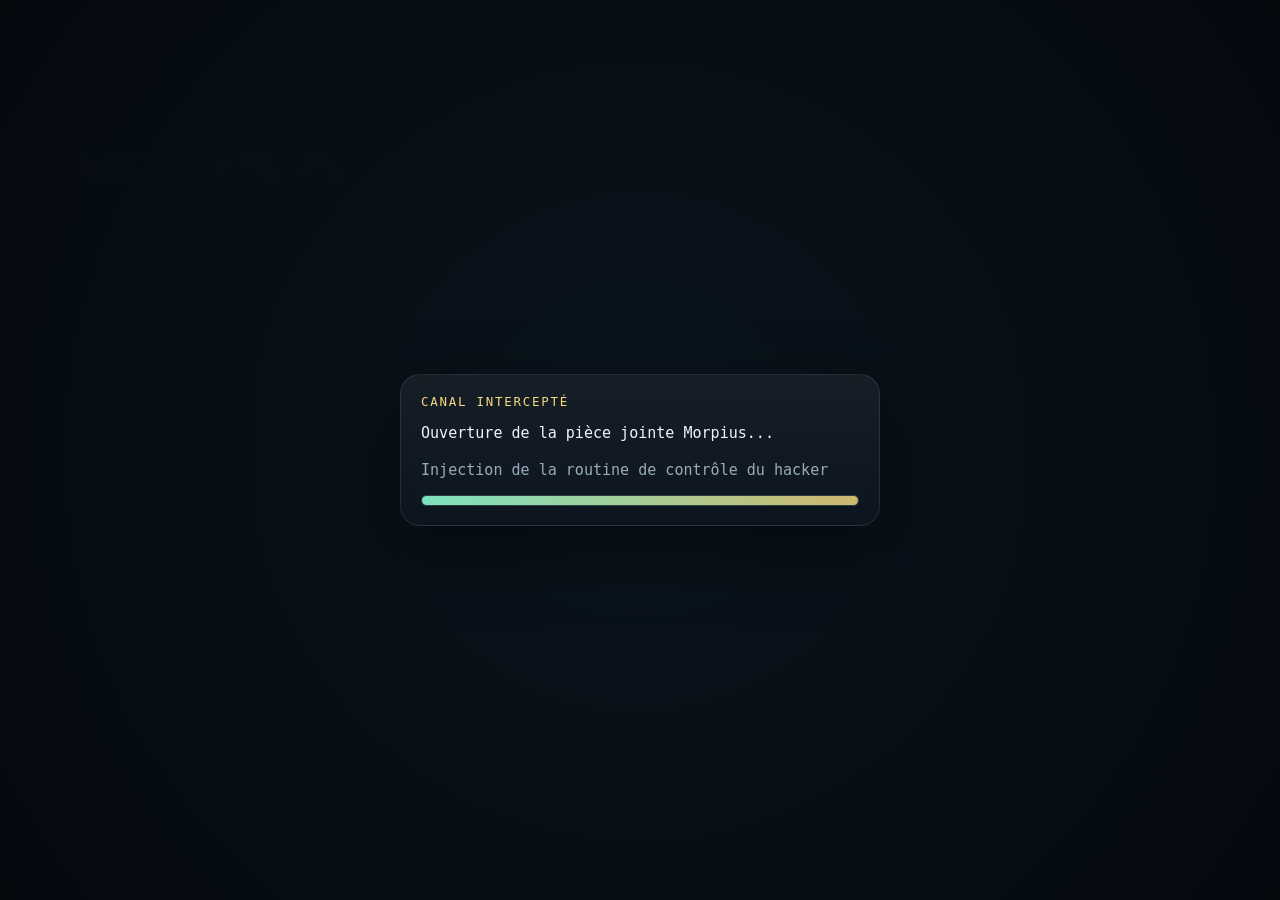
<file: Morpius/index.html>
<!DOCTYPE html>
<html lang="fr">
<head>
  <meta charset="UTF-8">
  <meta name="viewport" content="width=device-width, initial-scale=1.0">
  <meta name="description" content="Morpius, le morpion solo où les pièces glissent, poussent et sabotent tes plans.">
  <title>Morpius</title>
  <link rel="stylesheet" href="style.css">
</head>
<body>
  <div class="page-noise" aria-hidden="true"></div>
  <div id="boot-sequence" class="boot-sequence" aria-hidden="true">
    <div class="boot-panel">
      <p class="boot-kicker">Canal intercepté</p>
      <p class="boot-line">Ouverture de la pièce jointe Morpius...</p>
      <p class="boot-line boot-line--muted">Injection de la routine de contrôle du hacker</p>
      <div class="boot-bar">
        <span class="boot-bar__fill"></span>
      </div>
    </div>
  </div>

  <main class="app-shell">
    <section class="game-card" aria-labelledby="game-title">
      <header class="hero">
        <div class="interface-bar" aria-hidden="true">
          <span class="mail-chip">Courrier piégé</span>
          <span class="mail-route">Boîte de réception / Message du game master / Dossier Morpius</span>
        </div>

        <div class="hero-heading">
          <h1 id="game-title">Morpius</h1>
          <span class="heading-dash">—</span>
          <p id="game-tagline" class="tagline">Le morpion où même tes propres pièces te détestent.</p>
        </div>

        <section class="objective-panel" aria-label="Objectif de l'expérience">
          <div class="objective-copy">
            <span id="goal-label" class="goal-label">Objectif annoncé</span>
            <p id="goal-text" class="goal-text">Une victoire suffit pour repartir avec le code.</p>
          </div>

          <div id="progress-strip" class="progress-strip is-concealed" aria-live="polite">
            <span id="progress-count" class="progress-count">0 / 3 victoires</span>
            <div class="win-track" aria-hidden="true">
              <span class="win-dot" data-win-dot="0"></span>
              <span class="win-dot" data-win-dot="1"></span>
              <span class="win-dot" data-win-dot="2"></span>
            </div>
          </div>
        </section>
      </header>

      <section class="play-area">
        <section class="board-panel" aria-labelledby="board-panel-title">
          <div class="panel-head">
            <p class="panel-kicker">Pièce jointe du message</p>
            <h2 id="board-panel-title">Plateau instable 3x3</h2>
          </div>

          <div id="board-frame" class="board-frame">
            <div id="board" class="board" role="grid" aria-label="Plateau Morpius" aria-busy="false">
              <button class="cell" type="button" data-index="0" aria-label="Case 1, vide"></button>
              <button class="cell" type="button" data-index="1" aria-label="Case 2, vide"></button>
              <button class="cell" type="button" data-index="2" aria-label="Case 3, vide"></button>
              <button class="cell" type="button" data-index="3" aria-label="Case 4, vide"></button>
              <button class="cell" type="button" data-index="4" aria-label="Case 5, vide"></button>
              <button class="cell" type="button" data-index="5" aria-label="Case 6, vide"></button>
              <button class="cell" type="button" data-index="6" aria-label="Case 7, vide"></button>
              <button class="cell" type="button" data-index="7" aria-label="Case 8, vide"></button>
              <button class="cell" type="button" data-index="8" aria-label="Case 9, vide"></button>
            </div>
          </div>
        </section>

        <aside class="sidebar-stack">
          <section class="status-panel" aria-label="Statut de la partie">
            <div class="panel-head panel-head--compact">
              <p class="panel-kicker">Suivi de manche</p>
              <h2>Statut</h2>
            </div>

            <div class="status-top">
              <span class="status-kicker">Tour actif</span>
              <span id="turn-badge" class="turn-badge">À toi</span>
            </div>

            <p id="status-message" class="status-message" aria-live="polite">À toi de jouer.</p>
          </section>

          <aside class="rules-card" aria-labelledby="rules-title">
            <div class="panel-head panel-head--compact">
              <p class="panel-kicker">Consignes</p>
              <h2 id="rules-title">Comment survivre</h2>
            </div>

            <ul class="rules-list">
              <li>Pose un <strong>X</strong> sur une case vide avant que le plateau ne décide du reste.</li>
              <li>Un pion peut déraper hors de la grille ou, plus rarement, se retourner contre toi.</li>
              <li>La victoire n'est vérifiée qu'après stabilisation complète du plateau.</li>
            </ul>

            <p class="rules-note">Morpius adore transformer un bon réflexe en preuve écrite contre toi.</p>
          </aside>
        </aside>
      </section>

    </section>
  </main>

  <div id="modal-backdrop" class="modal-backdrop" hidden>
    <section class="modal-card" role="dialog" aria-modal="true" aria-labelledby="modal-title" aria-describedby="modal-body">
      <p id="modal-kicker" class="modal-kicker">Mauvaise nouvelle</p>
      <h2 id="modal-title" class="modal-title">Encore un effort.</h2>
      <p id="modal-body" class="modal-body">Les règles viennent de bouger, et pas dans ton sens.</p>
      <button id="modal-action" class="modal-action" type="button" hidden>Continuer</button>
    </section>
  </div>

  <script src="script.js" defer></script>
</body>
</html>
</file>
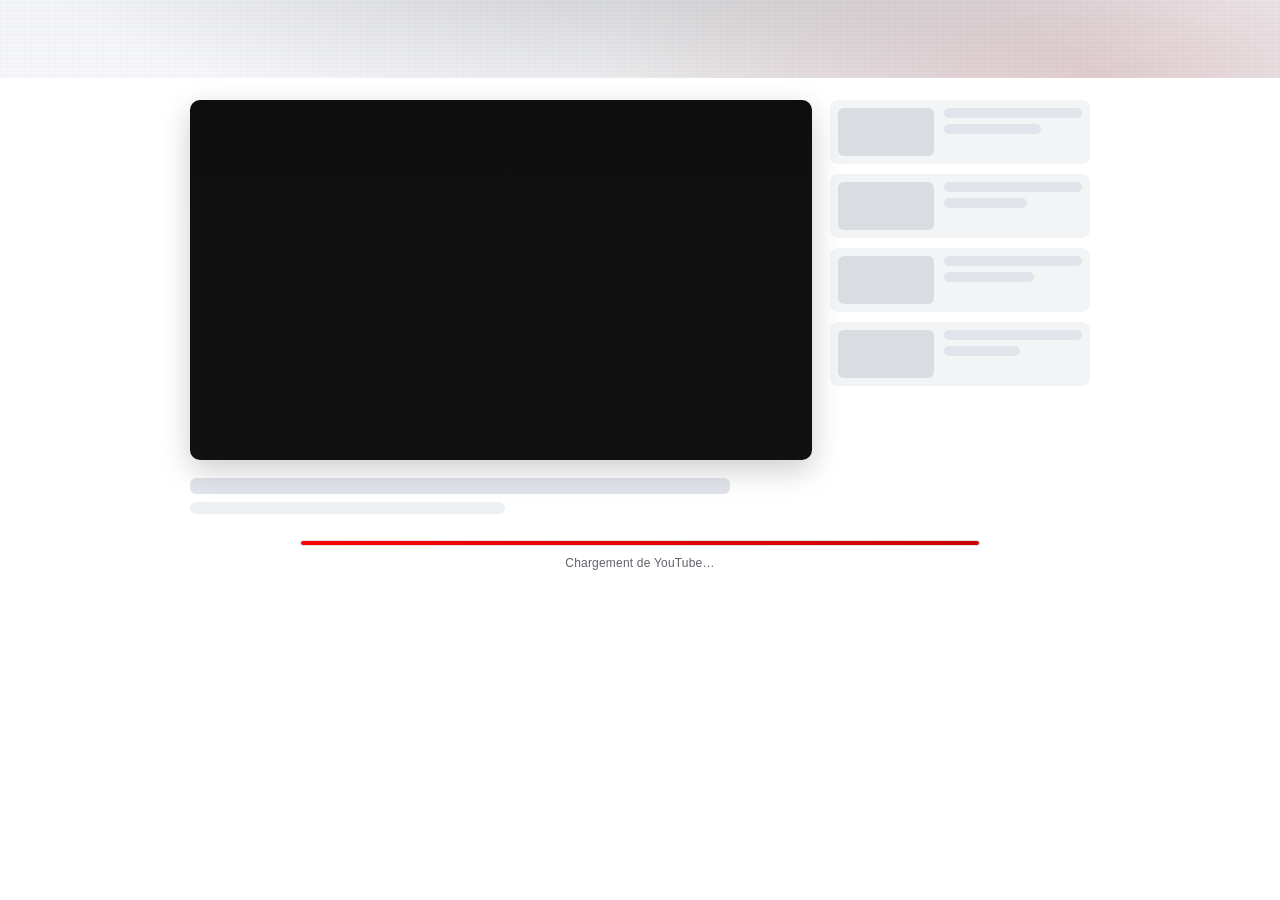
<file: dino/dino.html>
﻿<!DOCTYPE html>
<html lang="fr">
<head>
<meta charset="UTF-8">
<meta name="viewport" content="width=device-width, initial-scale=1.0">
<title>Pas d’internet</title>
<link rel="stylesheet" href="style.css">
</head>
<body class="loading">

<div id="chrome-bar">
  <div id="chrome-window">
    <span class="win-close win-btn"></span>
    <span class="win-min win-btn"></span>
    <span class="win-max win-btn"></span>
  </div>
  <div class="tab">
    <span class="favicon"></span>
    <span>Pas d’internet</span>
    <span class="close">×</span>
  </div>
</div>
<!-- chrome toolbar removed -->

<div id="loading-screen">
  <div id="loading-top">
    <div id="yt-player"></div>
    <div id="yt-sidebar">
      <div class="yt-card"><div class="yt-thumb"></div><div class="yt-lines"><div class="yt-line"></div><div class="yt-line" style="width:70%"></div></div></div>
      <div class="yt-card"><div class="yt-thumb"></div><div class="yt-lines"><div class="yt-line"></div><div class="yt-line" style="width:60%"></div></div></div>
      <div class="yt-card"><div class="yt-thumb"></div><div class="yt-lines"><div class="yt-line"></div><div class="yt-line" style="width:65%"></div></div></div>
      <div class="yt-card"><div class="yt-thumb"></div><div class="yt-lines"><div class="yt-line"></div><div class="yt-line" style="width:55%"></div></div></div>
    </div>
  </div>
  <div id="yt-titlebar">
    <div id="yt-title"></div>
    <div id="yt-meta"></div>
  </div>
  <div id="loading-bar-wrap"><div id="loading-bar"></div></div>
  <div id="loading-text">Chargement de YouTube…</div>
</div>

<div id="error-wrap">
  <p class="err-title">Pas de connexion Internet</p>
  <p class="err-sub">Vérifie tes câbles réseau, modem et routeur.</p>
  <p class="err-sub">Essaie de te reconnecter au Wi‑Fi.</p>
  <p class="err-code">ERR_INTERNET_DISCONNECTED</p>
  <p id="hint">Appuie sur <strong>Espace</strong> pour courir quand même.</p>
</div>

<div id="game-area">
  <div id="score-wrap"><span id="score-display">HI 00000&nbsp;&nbsp;00000</span></div>
  <canvas id="gameCanvas" width="600" height="150" tabindex="0"></canvas>
  <div id="jump-toast">le château t’attend...</div>

  <!-- Controls overlay sits INSIDE game-area so it covers only the canvas -->
  <div id="controls-overlay">
    <div id="co-title">&#8212; temple run &#8212;</div>
    <div class="co-key-row"><span class="co-key">&#8593; / W / Z</span><span class="co-desc">lane haut</span></div>
    <div class="co-key-row"><span class="co-key">&#8595; / S</span><span class="co-desc">lane bas</span></div>
    <div id="co-countdown">5</div>
    <div id="co-go"></div>
  </div>
</div>

<!-- Pause overlay -->
<div id="pause-overlay">
  <div id="pause-line1">&#8212; terminus &#8212;</div>
  <div id="pause-line2">c’est parti<br>trop loin là</div>
  <div id="pause-sub">reconnexion en cours... garde ton souffle.</div>
</div>

<!-- Boss approach overlay -->
<div id="boss-overlay">
  <div id="boss-title">&#8212; au bout du tunnel &#8212;</div>
  <div id="boss-icon" class="flowey-loom">&#x273F;</div>
  <div id="boss-text">UNE PRÉSENCE APPROCHE...</div>
</div>

<!-- UNDERTALE battle screen -->
<div id="undertale-screen">
  <div class="glitch-veil"></div>
  <div id="ut-hud-glitch"></div>
  <div id="ut-enemy-name">* FLOWEY the flower</div>
  <div id="ut-enemy-hp-row">
    <span id="ut-enemy-hp-label">HP</span>
    <div id="ut-enemy-hp-outer"><div id="ut-enemy-hp-inner"></div></div>
    <span id="ut-enemy-hp-val">30 / 30</span>
  </div>
  <div id="ut-flowey">&#x273F;</div>
  <div id="ut-box"><div id="ut-text"></div></div>
  <div id="ut-spare-fx"></div>
  <div id="ut-player-hp-row">
    <span id="ut-player-label">Player HP</span>
    <div id="ut-player-hp-outer"><div id="ut-player-hp-inner"></div></div>
    <span id="ut-player-hp-val">20 / 20</span>
  </div>
  <div id="ut-menu">
    <button class="ut-btn" id="btn-fight">&#9876; FIGHT</button>
    <button class="ut-btn" id="btn-act">&#9733; ACT</button>
    <button class="ut-btn" id="btn-spare">&#9825; ÉPARGNER</button>
  </div>
</div>

<!-- Death screen -->
<div id="death-screen">
  <div id="ds-flowey">&#x273F;</div>
  <div id="ds-box">
    <div id="ds-text"></div>
    <div id="ds-word-wrap"><span id="ds-word"></span></div>
  </div>
  <div id="ds-continue">* appuie sur ESPACE pour continuer</div>
</div>

<!-- Ending screen -->
<div id="ending-screen">
  <div id="es-title">* MAÎTRE DU JEU *</div>
  <div id="es-msg"></div>
  <div id="es-sub">* fin de partie</div>
</div>

<script src="main.js"></script>
</body>
</html>
</file>
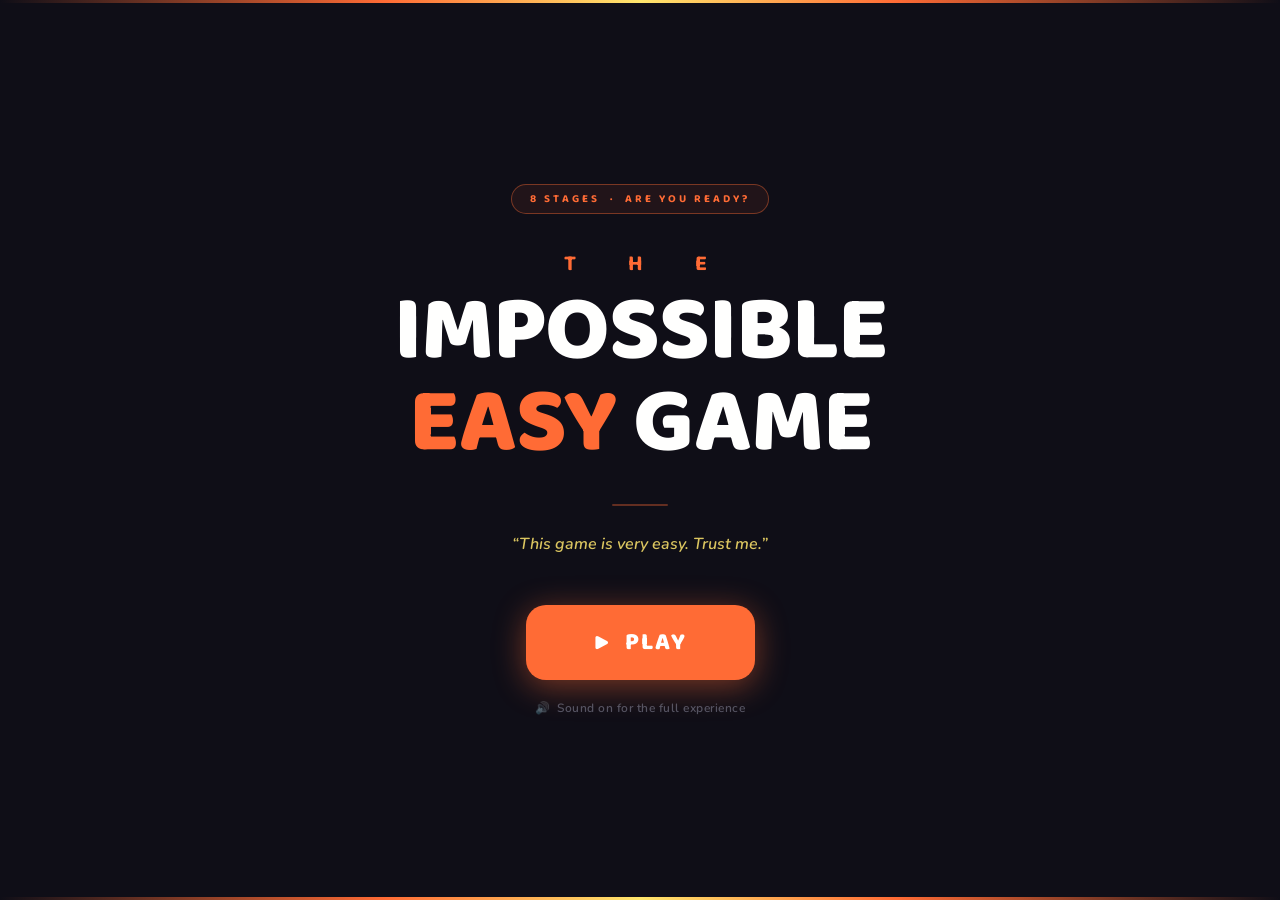
<file: gamebutton/troll_game_button.html>
<!DOCTYPE html>
<html lang="en">
<head>
<meta charset="UTF-8">
<meta name="viewport" content="width=device-width, initial-scale=1.0">
<title>The Impossible Easy Game</title>
<link href="https://fonts.googleapis.com/css2?family=Baloo+2:wght@400;700;800&family=Nunito:wght@400;600;700;900&display=swap" rel="stylesheet">
<style>
  *, *::before, *::after { box-sizing: border-box; margin: 0; padding: 0; }

  :root {
    --bg: #0f0e17;
    --surface: #1a1828;
    --card: #22203a;
    --accent: #ff6b35;
    --accent2: #ffe66d;
    --good: #4ecdc4;
    --bad: #e74c3c;
    --text: #fffffe;
    --muted: #a7a9be;
    --radius: 18px;
  }

  html, body {
    width: 100%; height: 100%;
    background: var(--bg);
    color: var(--text);
    font-family: 'Nunito', sans-serif;
    overflow: hidden;
    user-select: none;
  }

  /* ── CANVAS EFFECTS ── */
  #particle-canvas {
    position: fixed; inset: 0;
    pointer-events: none;
    z-index: 0;
  }

  /* ══════════════════════════════════════
     ÉCRAN D'INTRO
  ══════════════════════════════════════ */
  #intro-screen {
    position: fixed;
    inset: 0;
    z-index: 300;
    display: flex;
    flex-direction: column;
    align-items: center;
    justify-content: center;
    background: var(--bg);
    transition: opacity 0.5s ease;
  }
  #intro-screen.fade-out {
    opacity: 0;
    pointer-events: none;
  }

  /* Lignes décoratives haut/bas */
  #intro-top-line, #intro-bottom-line {
    position: absolute;
    left: 0; right: 0;
    height: 3px;
    background: linear-gradient(90deg, transparent 0%, var(--accent) 30%, var(--accent2) 50%, var(--accent) 70%, transparent 100%);
  }
  #intro-top-line    { top: 0; }
  #intro-bottom-line { bottom: 0; }

  /* Badge */
  #intro-badge {
    font-family: 'Baloo 2', cursive;
    font-size: 11px;
    font-weight: 700;
    letter-spacing: 3px;
    text-transform: uppercase;
    color: var(--accent);
    border: 1px solid rgba(255,107,53,0.4);
    border-radius: 30px;
    padding: 5px 18px;
    margin-bottom: 32px;
    background: rgba(255,107,53,0.08);
  }

  /* "THE" */
  #intro-the {
    font-family: 'Baloo 2', cursive;
    font-size: clamp(14px, 2.5vw, 22px);
    font-weight: 700;
    color: var(--accent);
    letter-spacing: 10px;
    text-align: center;
    margin-bottom: 4px;
  }

  /* Titre */
  #intro-title {
    font-family: 'Baloo 2', cursive;
    font-size: clamp(40px, 9vw, 92px);
    font-weight: 800;
    color: var(--text);
    line-height: 1;
    text-align: center;
    letter-spacing: -1px;
    margin-bottom: 8px;
  }
  #intro-title span { color: var(--accent); }

  /* Séparateur */
  #intro-divider {
    width: 56px; height: 2px;
    background: rgba(255,107,53,0.35);
    border-radius: 2px;
    margin: 26px auto 26px;
  }

  /* Citation */
  #intro-quote {
    font-size: clamp(13px, 2vw, 16px);
    font-style: italic;
    color: var(--accent2);
    font-weight: 600;
    text-align: center;
    max-width: 380px;
    line-height: 1.6;
    margin-bottom: 48px;
    opacity: 0.85;
  }
  #intro-quote::before { content: '\201C'; }
  #intro-quote::after  { content: '\201D'; }

  /* Bouton PLAY */
  #intro-play-btn {
    font-family: 'Baloo 2', cursive;
    font-size: clamp(18px, 3vw, 24px);
    font-weight: 800;
    background: var(--accent);
    color: #fff;
    border: none;
    border-radius: 20px;
    padding: 18px 68px;
    cursor: pointer;
    letter-spacing: 2px;
    transition: transform 0.12s, filter 0.15s, box-shadow 0.15s;
    box-shadow: 0 6px 32px rgba(255,107,53,0.45);
  }
  #intro-play-btn:hover {
    filter: brightness(1.12);
    transform: scale(1.05);
    box-shadow: 0 8px 42px rgba(255,107,53,0.62);
  }
  #intro-play-btn:active { transform: scale(0.97); }

  /* Hint son */
  #intro-hint {
    margin-top: 20px;
    font-size: 12px;
    color: rgba(167,169,190,0.45);
    font-weight: 600;
    letter-spacing: 0.5px;
  }

  /* ── MAIN WRAPPER ── */
  #app {
    position: relative;
    z-index: 1;
    width: 100vw; height: 100vh;
    display: flex;
    flex-direction: column;
    align-items: center;
    justify-content: center;
    padding: 20px;
  }

  /* ── HUD ── */
  #hud {
    position: fixed;
    top: 0; left: 0; right: 0;
    display: flex;
    align-items: center;
    justify-content: space-between;
    padding: 14px 24px;
    background: rgba(15,14,23,0.85);
    backdrop-filter: blur(8px);
    border-bottom: 1px solid rgba(255,255,255,0.06);
    z-index: 100;
  }
  #hud-title { font-family: 'Baloo 2', cursive; font-size: 18px; font-weight: 800; color: var(--accent); letter-spacing: 1px; }
  #hud-stage { font-size: 13px; color: var(--muted); font-weight: 600; }
  #hud-tries { font-size: 13px; color: var(--muted); font-weight: 600; }

  /* ── TIMER RING ── */
  #timer-wrap { position: relative; width: 80px; height: 80px; margin-bottom: 18px; flex-shrink: 0; }
  #timer-svg { transform: rotate(-90deg); }
  #timer-ring-bg { stroke: rgba(255,255,255,0.08); }
  #timer-ring { stroke: var(--accent); stroke-linecap: round; transition: stroke 0.3s; }
  #timer-num {
    position: absolute; inset: 0;
    display: flex; align-items: center; justify-content: center;
    font-family: 'Baloo 2', cursive; font-size: 26px; font-weight: 800; color: var(--text);
  }

  /* ── NARRATOR ── */
  #narrator-box {
    background: rgba(255,255,255,0.04);
    border: 1px solid rgba(255,255,255,0.08);
    border-radius: 12px; padding: 12px 22px;
    margin-bottom: 18px; max-width: 560px;
    text-align: center; min-height: 54px;
    display: flex; align-items: center; justify-content: center;
  }
  #narrator-text { font-size: 16px; font-style: italic; color: var(--accent2); font-weight: 600; line-height: 1.4; }
  #narrator-icon { margin-right: 8px; font-size: 18px; }

  /* ── INSTRUCTION ── */
  #instruction-box { margin-bottom: 22px; text-align: center; max-width: 580px; }
  #instruction-text { font-family: 'Baloo 2', cursive; font-size: 28px; font-weight: 800; color: var(--text); line-height: 1.2; }
  #sub-instruction { font-size: 14px; color: var(--muted); margin-top: 6px; font-weight: 600; }

  /* ── GAME AREA ── */
  #game-area {
    position: relative; width: 100%; max-width: 620px;
    min-height: 220px; display: flex;
    align-items: center; justify-content: center;
    flex-wrap: wrap; gap: 14px;
  }

  /* ── BUTTONS ── */
  .g-btn {
    font-family: 'Baloo 2', cursive; font-size: 18px; font-weight: 700;
    border: none; border-radius: var(--radius); padding: 16px 28px;
    cursor: pointer; transition: transform 0.08s, filter 0.15s;
    outline: none; position: relative; letter-spacing: 0.5px; min-width: 110px;
  }
  .g-btn:hover { filter: brightness(1.15); }
  .g-btn:active { transform: scale(0.93); }
  .g-btn:disabled { opacity: 0.4; cursor: not-allowed; filter: none; }
  .btn-red    { background: #e74c3c; color: #fff; }
  .btn-green  { background: #2ecc71; color: #1a1a1a; }
  .btn-blue   { background: #3498db; color: #fff; }
  .btn-yellow { background: #f1c40f; color: #1a1a1a; }
  .btn-orange { background: #e67e22; color: #fff; }
  .btn-purple { background: #9b59b6; color: #fff; }
  .btn-teal   { background: #1abc9c; color: #1a1a1a; }
  .btn-pink   { background: #e91e8c; color: #fff; }
  .btn-dark   { background: #2c3e50; color: #fff; border: 1px solid rgba(255,255,255,0.15); }

  /* ── FAKE IMAGE ── */
  .fake-img {
    border-radius: 14px; border: 2px solid rgba(255,255,255,0.1);
    overflow: hidden; position: relative; cursor: pointer;
    transition: transform 0.1s; flex-shrink: 0;
  }
  .fake-img:hover { transform: scale(1.03); }
  .fake-img canvas { display: block; }
  .fake-img-label {
    position: absolute; bottom: 0; left: 0; right: 0;
    background: rgba(0,0,0,0.6); color: #fff;
    font-size: 13px; font-weight: 700;
    text-align: center; padding: 6px; letter-spacing: 0.5px;
  }

  /* ── PROGRESS DOTS ── */
  #progress-bar { display: flex; gap: 8px; margin-bottom: 16px; }
  .pdot { width: 10px; height: 10px; border-radius: 50%; background: rgba(255,255,255,0.12); transition: background 0.3s, transform 0.2s; }
  .pdot.done    { background: var(--good); transform: scale(1.2); }
  .pdot.fail    { background: var(--bad); }
  .pdot.current { background: var(--accent); transform: scale(1.3); }

  /* ── FEEDBACK FLASH ── */
  #feedback-overlay {
    position: fixed; inset: 0; z-index: 200;
    display: flex; align-items: center; justify-content: center;
    pointer-events: none; opacity: 0; transition: opacity 0.15s;
  }
  #feedback-overlay.show { opacity: 1; }
  #feedback-msg {
    font-family: 'Baloo 2', cursive; font-size: 52px; font-weight: 800;
    text-align: center; padding: 20px 40px; border-radius: 24px;
    letter-spacing: 1px; text-shadow: 0 4px 24px rgba(0,0,0,0.5);
  }
  #feedback-msg.win  { background: rgba(46,204,113,0.22); color: #2ecc71; border: 2px solid rgba(46,204,113,0.3); }
  #feedback-msg.fail { background: rgba(231,76,60,0.22);  color: #e74c3c; border: 2px solid rgba(231,76,60,0.3); }
  #feedback-msg.fake { background: rgba(241,196,15,0.22); color: #f1c40f; border: 2px solid rgba(241,196,15,0.3); }

  /* ── NEXT STAGE ── */
  #next-btn {
    display: none; font-family: 'Baloo 2', cursive; font-size: 20px; font-weight: 700;
    background: var(--good); color: #0f0e17; border: none; border-radius: 16px;
    padding: 16px 48px; cursor: pointer; margin-top: 18px;
    transition: filter 0.15s, transform 0.1s;
    animation: fadeSlideUp2 0.4s ease forwards;
    box-shadow: 0 4px 28px rgba(78,205,196,0.35); letter-spacing: 0.5px;
  }
  #next-btn:hover { filter: brightness(1.15); transform: scale(1.04); }
  #next-btn:active { transform: scale(0.96); }
  @keyframes fadeSlideUp2 {
    from { opacity: 0; transform: translateY(14px); }
    to   { opacity: 1; transform: translateY(0); }
  }

  /* ── WIN SCREEN ── */
  #win-screen { display: none; flex-direction: column; align-items: center; justify-content: center; text-align: center; gap: 16px; }
  #win-emoji { font-size: 72px; animation: bounce 0.6s infinite alternate; }
  @keyframes bounce { to { transform: translateY(-14px); } }
  #win-title { font-family: 'Baloo 2', cursive; font-size: 42px; font-weight: 800; color: var(--good); }
  #win-stats { font-size: 16px; color: var(--muted); font-weight: 600; }
  #close-btn {
    font-family: 'Baloo 2', cursive; font-size: 18px; font-weight: 700;
    background: var(--accent); color: #fff; border: none; border-radius: 14px;
    padding: 14px 40px; cursor: pointer; margin-top: 8px; transition: filter 0.15s;
  }
  #close-btn:hover { filter: brightness(1.15); }

  /* ── DEATH SCREEN ── */
  #fail-screen {
    display: none; position: fixed; inset: 0; z-index: 500;
    flex-direction: column; align-items: center; justify-content: center;
    text-align: center; gap: 0; background: #0a0000; overflow: hidden;
  }
  #fail-screen::before {
    content: ''; position: absolute; inset: 0;
    background:
      radial-gradient(ellipse at 20% 10%, rgba(180,0,0,0.18) 0%, transparent 60%),
      radial-gradient(ellipse at 80% 90%, rgba(150,0,0,0.22) 0%, transparent 55%),
      radial-gradient(ellipse at 60% 40%, rgba(200,0,0,0.10) 0%, transparent 50%);
    pointer-events: none;
  }
  #fail-scanlines {
    position: absolute; inset: 0;
    background: repeating-linear-gradient(0deg, transparent, transparent 3px, rgba(0,0,0,0.18) 3px, rgba(0,0,0,0.18) 4px);
    pointer-events: none; z-index: 1;
  }
  #fail-content { position: relative; z-index: 2; display: flex; flex-direction: column; align-items: center; gap: 0; width: 100%; padding: 20px; }
  #fail-big {
    font-family: 'Baloo 2', cursive; font-size: clamp(52px, 13vw, 120px);
    font-weight: 800; color: #ff1a1a; letter-spacing: 4px; line-height: 1;
    text-shadow: 0 0 20px rgba(255,0,0,0.8), 0 0 60px rgba(255,0,0,0.4), 4px 4px 0px #7a0000, 8px 8px 0px #3a0000;
    animation: failPulse 0.5s ease-in-out infinite alternate, failGlitch 2.5s infinite; margin-bottom: 6px;
  }
  @keyframes failPulse {
    from { transform: scale(1); text-shadow: 0 0 20px rgba(255,0,0,0.8), 0 0 60px rgba(255,0,0,0.4), 4px 4px 0 #7a0000, 8px 8px 0 #3a0000; }
    to   { transform: scale(1.04); text-shadow: 0 0 40px rgba(255,0,0,1), 0 0 100px rgba(255,0,0,0.6), 4px 4px 0 #7a0000, 8px 8px 0 #3a0000; }
  }
  @keyframes failGlitch {
    0%, 90%, 100% { clip-path: none; transform: scale(1) translate(0,0); }
    91% { clip-path: inset(10% 0 70% 0); transform: scale(1.04) translate(-6px, 0); color: #ff6666; }
    92% { clip-path: inset(60% 0 10% 0); transform: scale(1.04) translate(6px, 0); color: #ff0000; }
    93% { clip-path: inset(30% 0 50% 0); transform: scale(1.04) translate(-3px, 0); }
    94% { clip-path: none; transform: scale(1.04) translate(0,0); }
  }
  #fail-sub-big {
    font-family: 'Baloo 2', cursive; font-size: clamp(18px, 4vw, 32px);
    font-weight: 800; color: #ff6666; letter-spacing: 2px; margin-bottom: 22px;
    opacity: 0; animation: fadeSlideUp 0.4s 0.35s ease forwards;
  }
  #fail-reason-box {
    background: rgba(255,20,20,0.08); border: 1px solid rgba(255,50,50,0.25);
    border-radius: 14px; padding: 14px 28px; max-width: 500px; margin-bottom: 16px;
    opacity: 0; animation: fadeSlideUp 0.4s 0.6s ease forwards;
  }
  #fail-msg { font-size: 17px; color: #ffaaaa; font-weight: 700; line-height: 1.4; }
  #fail-narrator-box {
    background: rgba(255,200,0,0.07); border: 1px solid rgba(255,200,0,0.2);
    border-radius: 12px; padding: 12px 24px; max-width: 520px; margin-bottom: 28px;
    opacity: 0; animation: fadeSlideUp 0.4s 0.85s ease forwards;
  }
  #fail-narrator-label { font-size: 11px; font-weight: 800; letter-spacing: 2px; color: #ffe66d; text-transform: uppercase; margin-bottom: 5px; }
  #fail-narrator-line { font-size: 16px; font-style: italic; color: #ffe66d; font-weight: 600; line-height: 1.4; }
  #fail-retry {
    font-family: 'Baloo 2', cursive; font-size: 18px; font-weight: 700;
    background: #e74c3c; color: #fff; border: none; border-radius: 14px;
    padding: 14px 44px; cursor: pointer; transition: filter 0.15s, transform 0.1s;
    opacity: 0; animation: fadeSlideUp 0.4s 1.1s ease forwards;
    box-shadow: 0 4px 24px rgba(231,76,60,0.4);
  }
  #fail-retry:hover { filter: brightness(1.2); transform: scale(1.04); }
  #fail-retry:active { transform: scale(0.96); }
  #fail-attempt-count {
    font-size: 13px; color: rgba(255,255,255,0.25); margin-top: 12px;
    font-weight: 600; opacity: 0; animation: fadeSlideUp 0.4s 1.2s ease forwards;
  }
  @keyframes fadeSlideUp {
    from { opacity: 0; transform: translateY(18px); }
    to   { opacity: 1; transform: translateY(0); }
  }
  .fail-spark { position: absolute; border-radius: 50%; pointer-events: none; animation: sparkFly 0.9s ease-out forwards; }
  @keyframes sparkFly {
    0%   { transform: translate(0,0) scale(1); opacity: 1; }
    100% { transform: translate(var(--sx), var(--sy)) scale(0); opacity: 0; }
  }
  #fail-flash {
    position: absolute; inset: 0; background: #ff0000; opacity: 0;
    pointer-events: none; z-index: 10; animation: flashIn 0.55s ease-out forwards;
  }
  @keyframes flashIn { 0% { opacity: 0.75; } 100% { opacity: 0; } }

  /* ── MISC ── */
  @keyframes shake {
    0%,100% { transform: translateX(0); }
    20% { transform: translateX(-12px); } 40% { transform: translateX(12px); }
    60% { transform: translateX(-8px); }  80% { transform: translateX(8px); }
  }
  .shake { animation: shake 0.45s ease; }
  .moving-btn { position: absolute !important; transition: left 0.18s ease, top 0.18s ease; }
  #main-content { display: flex; flex-direction: column; align-items: center; width: 100%; }
</style>
</head>
<body>

<canvas id="particle-canvas"></canvas>

<!-- ══════════════════════════════════
     ÉCRAN D'INTRO
══════════════════════════════════ -->
<div id="intro-screen">
  <div id="intro-top-line"></div>
  <div id="intro-bottom-line"></div>

  <div id="intro-badge">8 Stages &nbsp;·&nbsp; Are you ready?</div>

  <div id="intro-the">T &nbsp; H &nbsp; E</div>
  <div id="intro-title">IMPOSSIBLE<br><span>EASY</span> GAME</div>

  <div id="intro-divider"></div>

  <div id="intro-quote">This game is very easy. Trust me.</div>

  <button id="intro-play-btn" onclick="startFromIntro()">&#9654;&nbsp;&nbsp;PLAY</button>

  <div id="intro-hint">🔊 &nbsp;Sound on for the full experience</div>
</div>

<!-- ══════════════════════════════════
     JEU
══════════════════════════════════ -->
<div id="hud">
  <div id="hud-title">🎮 THE EASY GAME</div>
  <div id="hud-stage">Stage <span id="stage-num">1</span> / 8</div>
  <div id="hud-tries">Attempts: <span id="try-num">1</span></div>
</div>

<div id="app">
  <div id="main-content">
    <div id="progress-bar"></div>

    <div id="timer-wrap">
      <svg id="timer-svg" width="80" height="80" viewBox="0 0 80 80">
        <circle id="timer-ring-bg" cx="40" cy="40" r="33" fill="none" stroke-width="5"/>
        <circle id="timer-ring" cx="40" cy="40" r="33" fill="none" stroke-width="5"
          stroke-dasharray="207.3" stroke-dashoffset="0"/>
      </svg>
      <div id="timer-num">10</div>
    </div>

    <div id="narrator-box">
      <span id="narrator-icon">🎙️</span>
      <span id="narrator-text">Try to beat this easy game !!!</span>
    </div>

    <div id="instruction-box">
      <div id="instruction-text">Get ready…</div>
      <div id="sub-instruction"></div>
    </div>

    <div id="game-area"></div>
    <button id="next-btn" onclick="advanceStage()">Next stage →</button>
  </div>

  <div id="win-screen">
    <div id="win-emoji">🏆</div>
    <div id="win-title">CONGRATULATION !!!</div>
    <div id="win-stats"></div>
    <button id="close-btn">CLOSE</button>
  </div>

  <div id="fail-screen">
    <div id="fail-flash"></div>
    <div id="fail-scanlines"></div>
    <div id="fail-content">
      <div id="fail-big">L O S E R !</div>
      <div id="fail-sub-big">— — — — — — —</div>
      <div id="fail-reason-box">
        <div id="fail-msg">You failed.</div>
      </div>
      <button id="fail-retry" onclick="initGame()">Try Again… loser 🔁</button>
      <div id="fail-attempt-count"></div>
    </div>
  </div>
</div>

<div id="feedback-overlay">
  <div id="feedback-msg"></div>
</div>

<script src="buttongame.js"></script>
</body>
</html>
</file>
<file: Morpius/style.css>
:root {
  --bg-0: #071118;
  --bg-1: #0a1722;
  --bg-2: #101f2d;
  --panel: rgba(12, 22, 31, 0.9);
  --panel-soft: rgba(17, 29, 40, 0.84);
  --panel-strong: rgba(15, 27, 38, 0.96);
  --line: rgba(142, 180, 202, 0.18);
  --line-strong: rgba(173, 211, 233, 0.32);
  --text: #eef6fb;
  --muted: #98adbb;
  --accent: #87f2cc;
  --accent-soft: rgba(135, 242, 204, 0.18);
  --warn: #f6d97d;
  --danger: #ff93aa;
  --danger-soft: rgba(255, 147, 170, 0.18);
  --player: #87f2cc;
  --player-glow: rgba(135, 242, 204, 0.32);
  --ai: #ff93aa;
  --ai-glow: rgba(255, 147, 170, 0.32);
  --shadow: 0 26px 70px rgba(0, 0, 0, 0.38);
  --radius-xl: 1.9rem;
  --radius-lg: 1.35rem;
  --radius-md: 1rem;
  --font-ui: "Segoe UI Variable", "Avenir Next", "Segoe UI", sans-serif;
  --font-display: "Bahnschrift SemiCondensed", "Avenir Next Condensed", "Trebuchet MS", sans-serif;
  --font-mono: "Consolas", "SFMono-Regular", "Cascadia Mono", monospace;
  --ease-out: cubic-bezier(0.22, 1, 0.36, 1);
  --space-1: clamp(0.45rem, 0.7vw, 0.65rem);
  --space-2: clamp(0.7rem, 0.95vw, 0.95rem);
  --space-3: clamp(0.95rem, 1.25vw, 1.15rem);
  --space-4: clamp(1.15rem, 1.6vw, 1.4rem);
  --space-5: clamp(1.45rem, 2vw, 1.85rem);
  --shell-pad: clamp(0.8rem, 1.4vw, 1.25rem);
  --card-pad: clamp(1rem, 1.6vw, 1.5rem);
  --board-size: clamp(19rem, 44vw, 30rem);
  --board-gap: clamp(0.65rem, 1.3vw, 0.95rem);
}

*,
*::before,
*::after {
  box-sizing: border-box;
}

html,
body {
  min-height: 100%;
}

html {
  color-scheme: dark;
}

[hidden] {
  display: none !important;
}

body {
  margin: 0;
  min-width: 320px;
  font-family: var(--font-ui);
  color: var(--text);
  background:
    radial-gradient(circle at top left, rgba(135, 242, 204, 0.12), transparent 28%),
    radial-gradient(circle at 84% 14%, rgba(255, 147, 170, 0.12), transparent 24%),
    linear-gradient(180deg, var(--bg-0), var(--bg-1) 52%, #0c1823);
  -webkit-font-smoothing: antialiased;
  text-rendering: optimizeLegibility;
  overflow-x: hidden;
}

body::before,
body::after {
  content: "";
  position: fixed;
  inset: auto;
  pointer-events: none;
  z-index: 0;
  filter: blur(18px);
  opacity: 0.32;
}

body::before {
  top: 8%;
  left: -6%;
  width: 30rem;
  height: 30rem;
  background: radial-gradient(circle, rgba(135, 242, 204, 0.12), transparent 68%);
  animation: drift-halo-a 16s ease-in-out infinite alternate;
}

body::after {
  right: -8%;
  bottom: 6%;
  width: 34rem;
  height: 34rem;
  background: radial-gradient(circle, rgba(255, 147, 170, 0.12), transparent 70%);
  animation: drift-halo-b 18s ease-in-out infinite alternate;
}

button,
input,
textarea,
select {
  font: inherit;
}

.page-noise {
  position: fixed;
  inset: 0;
  pointer-events: none;
  opacity: 0.3;
  background-image:
    linear-gradient(rgba(255, 255, 255, 0.016) 1px, transparent 1px),
    linear-gradient(90deg, rgba(255, 255, 255, 0.016) 1px, transparent 1px);
  background-size: 26px 26px;
  mask-image: radial-gradient(circle at center, black 58%, transparent 100%);
  animation: noise-drift 14s linear infinite;
}

.app-shell {
  width: min(1180px, calc(100% - (var(--shell-pad) * 2)));
  min-height: 100dvh;
  margin: 0 auto;
  display: grid;
  place-items: center;
  padding-block: var(--shell-pad);
  opacity: 0.22;
  filter: blur(10px);
  transform: scale(0.985);
  transition:
    opacity 520ms var(--ease-out),
    filter 520ms var(--ease-out),
    transform 520ms var(--ease-out);
}

body.is-loaded .app-shell {
  opacity: 1;
  filter: none;
  transform: scale(1);
}

.game-card {
  position: relative;
  width: 100%;
  display: grid;
  gap: var(--space-4);
  padding: var(--card-pad);
  border-radius: var(--radius-xl);
  border: 1px solid var(--line);
  background:
    linear-gradient(180deg, rgba(255, 255, 255, 0.04), rgba(255, 255, 255, 0)),
    var(--panel);
  box-shadow: var(--shadow);
  backdrop-filter: blur(18px);
  overflow: hidden;
  animation: card-breathe 7s ease-in-out infinite;
}

.boot-sequence {
  position: fixed;
  inset: 0;
  z-index: 80;
  display: grid;
  place-items: center;
  padding: 1rem;
  background:
    radial-gradient(circle at center, rgba(12, 24, 34, 0.78), rgba(4, 9, 14, 0.96)),
    rgba(4, 9, 14, 0.96);
  backdrop-filter: blur(8px);
  will-change: opacity;
  transition:
    opacity 420ms ease,
    visibility 420ms ease;
}

.boot-sequence.is-hidden {
  opacity: 0;
  visibility: hidden;
  pointer-events: none;
}

.boot-panel {
  width: min(100%, 30rem);
  display: grid;
  gap: 0.85rem;
  padding: 1.2rem 1.25rem;
  border-radius: 1.25rem;
  border: 1px solid rgba(173, 211, 233, 0.12);
  background:
    linear-gradient(180deg, rgba(255, 255, 255, 0.05), rgba(255, 255, 255, 0.01)),
    rgba(10, 19, 28, 0.96);
  box-shadow: 0 24px 70px rgba(0, 0, 0, 0.45);
}

.boot-kicker,
.boot-line {
  margin: 0;
  font-family: var(--font-mono);
}

.boot-kicker {
  color: var(--warn);
  font-size: 0.78rem;
  letter-spacing: 0.14em;
  text-transform: uppercase;
}

.boot-line {
  color: var(--text);
  font-size: 0.94rem;
  line-height: 1.5;
}

.boot-line--muted {
  color: var(--muted);
}

.boot-bar {
  position: relative;
  height: 0.72rem;
  overflow: hidden;
  border-radius: 999px;
  border: 1px solid rgba(135, 242, 204, 0.14);
  background: rgba(255, 255, 255, 0.05);
}

.boot-bar__fill {
  display: block;
  width: 100%;
  height: 100%;
  transform-origin: left center;
  background: linear-gradient(90deg, rgba(135, 242, 204, 0.92), rgba(246, 217, 125, 0.82));
  animation: boot-fill 1.2s var(--ease-out) forwards;
}

.game-card::before,
.game-card::after {
  content: "";
  position: absolute;
  pointer-events: none;
  border-radius: 50%;
}

.game-card::before {
  width: 22rem;
  height: 22rem;
  top: -10rem;
  left: -8rem;
  background: radial-gradient(circle, rgba(135, 242, 204, 0.1), transparent 72%);
  animation: orb-shift-a 14s ease-in-out infinite alternate;
}

.game-card::after {
  width: 25rem;
  height: 25rem;
  right: -10rem;
  bottom: -14rem;
  background: radial-gradient(circle, rgba(255, 147, 170, 0.1), transparent 74%);
  animation: orb-shift-b 17s ease-in-out infinite alternate;
}

.hero,
.play-area {
  position: relative;
  z-index: 1;
  min-width: 0;
}

.hero {
  display: grid;
  gap: var(--space-3);
}

.hero,
.objective-panel,
.board-panel,
.sidebar-stack {
  opacity: 0;
  transform: translateY(18px);
  transition:
    opacity 520ms var(--ease-out),
    transform 520ms var(--ease-out);
}

body.is-loaded .hero,
body.is-loaded .objective-panel,
body.is-loaded .board-panel,
body.is-loaded .sidebar-stack {
  opacity: 1;
  transform: translateY(0);
}

body.is-loaded .hero {
  transition-delay: 40ms;
}

body.is-loaded .objective-panel {
  transition-delay: 90ms;
}

body.is-loaded .board-panel {
  transition-delay: 140ms;
}

body.is-loaded .sidebar-stack {
  transition-delay: 190ms;
}

.interface-bar {
  position: relative;
  display: flex;
  align-items: center;
  gap: var(--space-2);
  flex-wrap: wrap;
  min-width: 0;
  min-height: 2.4rem;
  padding: 0.7rem 0.9rem;
  border: 1px solid rgba(173, 211, 233, 0.12);
  border-radius: 999px;
  background: rgba(10, 19, 27, 0.78);
  overflow: hidden;
}

.interface-bar::after {
  content: "";
  position: absolute;
  inset: 0 auto 0 -32%;
  width: 28%;
  background: linear-gradient(90deg, transparent, rgba(135, 242, 204, 0.12), transparent);
  transform: skewX(-18deg);
  animation: signal-scan 5.8s linear infinite;
}

.mail-chip,
.mail-route {
  font-family: var(--font-mono);
  font-size: 0.76rem;
  letter-spacing: 0.08em;
  line-height: 1.35;
  min-width: 0;
}

.mail-chip {
  display: inline-flex;
  align-items: center;
  flex: 0 0 auto;
  padding: 0.34rem 0.62rem;
  border-radius: 999px;
  border: 1px solid rgba(135, 242, 204, 0.18);
  background: var(--accent-soft);
  color: #cffff0;
  text-transform: uppercase;
}

.mail-route {
  flex: 1 1 16rem;
  color: var(--muted);
  text-transform: uppercase;
  overflow-wrap: anywhere;
}

.hero-heading {
  display: flex;
  align-items: baseline;
  gap: var(--space-2);
  flex-wrap: wrap;
}

#game-title {
  margin: 0;
  font-family: var(--font-display);
  font-size: clamp(2.35rem, 5vw, 4rem);
  line-height: 0.92;
  letter-spacing: -0.05em;
  text-transform: uppercase;
}

.heading-dash {
  color: rgba(246, 217, 125, 0.9);
  font-size: clamp(1.35rem, 3vw, 2rem);
  transform: translateY(-0.08rem);
}

.tagline {
  margin: 0;
  max-width: 48rem;
  color: var(--muted);
  font-size: clamp(1rem, 1.6vw, 1.15rem);
  line-height: 1.4;
  transform: translateY(-0.16rem);
}

.objective-panel,
.board-panel,
.status-panel,
.rules-card {
  min-width: 0;
  border: 1px solid var(--line);
  background:
    linear-gradient(180deg, rgba(255, 255, 255, 0.04), rgba(255, 255, 255, 0.01)),
    var(--panel-strong);
  box-shadow: inset 0 1px 0 rgba(255, 255, 255, 0.04);
  animation: panel-breathe 8s ease-in-out infinite;
}

.objective-panel {
  display: grid;
  gap: var(--space-2);
  padding: var(--space-3) var(--space-4);
  border-radius: var(--radius-lg);
  background:
    linear-gradient(180deg, rgba(135, 242, 204, 0.06), rgba(255, 255, 255, 0.01)),
    rgba(12, 24, 34, 0.92);
}

.objective-copy {
  display: grid;
  gap: 0.35rem;
}

.goal-label,
.panel-kicker,
.status-kicker,
.modal-kicker {
  font-family: var(--font-mono);
  font-size: 0.74rem;
  letter-spacing: 0.14em;
  text-transform: uppercase;
}

.goal-label {
  color: var(--warn);
  font-weight: 700;
}

.goal-text {
  margin: 0;
  font-size: 1rem;
  line-height: 1.45;
}

.progress-strip {
  display: grid;
  gap: 0.6rem;
}

.progress-strip.is-concealed {
  display: none;
}

.progress-count {
  color: var(--muted);
  font-size: 0.85rem;
  font-weight: 700;
}

.win-track {
  display: grid;
  grid-template-columns: repeat(3, minmax(0, 1fr));
  gap: 0.6rem;
}

.win-dot {
  display: block;
  height: 0.72rem;
  border-radius: 999px;
  border: 1px solid rgba(255, 255, 255, 0.1);
  background: rgba(255, 255, 255, 0.06);
}

.win-dot.is-earned {
  border-color: rgba(246, 217, 125, 0.32);
  background: linear-gradient(90deg, rgba(135, 242, 204, 0.95), rgba(246, 217, 125, 0.86));
  box-shadow: 0 0 18px rgba(246, 217, 125, 0.16);
}

.play-area {
  display: grid;
  grid-template-columns: minmax(0, 1.1fr) minmax(18rem, 24rem);
  gap: var(--space-4);
  align-items: start;
}

.board-panel,
.sidebar-stack {
  min-width: 0;
}

.board-panel {
  display: grid;
  gap: var(--space-3);
  padding: var(--space-4);
  border-radius: var(--radius-lg);
}

.panel-head {
  display: grid;
  gap: 0.35rem;
}

.panel-head--compact {
  margin-bottom: 0.2rem;
}

.panel-kicker {
  margin: 0;
  color: var(--muted);
}

.panel-head h2 {
  margin: 0;
  font-size: 1.12rem;
  line-height: 1.2;
}

.board-frame {
  position: relative;
  display: grid;
  place-items: center;
  min-width: 0;
  padding: clamp(0.9rem, 1.5vw, 1.2rem);
  border-radius: calc(var(--radius-lg) - 0.1rem);
  border: 1px solid rgba(173, 211, 233, 0.12);
  background:
    linear-gradient(180deg, rgba(255, 255, 255, 0.035), rgba(255, 255, 255, 0)),
    rgba(8, 16, 23, 0.78);
  overflow: hidden;
}

.board-frame::before {
  content: "";
  position: absolute;
  inset: 0;
  background:
    linear-gradient(180deg, rgba(135, 242, 204, 0.035), transparent 30%),
    radial-gradient(circle at 12% 18%, rgba(135, 242, 204, 0.09), transparent 26%),
    radial-gradient(circle at 88% 84%, rgba(255, 147, 170, 0.08), transparent 30%);
  pointer-events: none;
  animation: board-scan 9s ease-in-out infinite;
}

.board-frame.is-locked::after {
  content: "";
  position: absolute;
  inset: 0;
  background: rgba(4, 9, 14, 0.24);
  backdrop-filter: blur(1px);
  pointer-events: none;
}

.board {
  position: relative;
  z-index: 1;
  display: grid;
  grid-template-columns: repeat(3, minmax(0, 1fr));
  gap: var(--board-gap);
  width: min(100%, var(--board-size));
  max-width: 100%;
  aspect-ratio: 1;
}

.cell {
  position: relative;
  display: grid;
  place-items: center;
  width: 100%;
  min-width: 0;
  padding: 0;
  aspect-ratio: 1;
  color: var(--text);
  cursor: pointer;
  border: 1px solid rgba(173, 211, 233, 0.14);
  border-radius: 1.2rem;
  background:
    linear-gradient(180deg, rgba(255, 255, 255, 0.05), rgba(255, 255, 255, 0)),
    rgba(255, 255, 255, 0.026);
  box-shadow: inset 0 1px 0 rgba(255, 255, 255, 0.04);
  transition:
    transform 180ms var(--ease-out),
    border-color 180ms ease,
    background 180ms ease,
    box-shadow 180ms ease,
    opacity 180ms ease;
}

.cell::before {
  content: "";
  position: absolute;
  inset: 12%;
  border-radius: 0.95rem;
  background: radial-gradient(circle at top, rgba(255, 255, 255, 0.06), transparent 72%);
  opacity: 0.7;
}

.cell.is-available:hover {
  transform: translateY(-3px);
  border-color: rgba(135, 242, 204, 0.32);
  box-shadow: 0 14px 30px rgba(0, 0, 0, 0.24);
}

.cell.is-available:hover::before {
  background: radial-gradient(circle at top, rgba(135, 242, 204, 0.12), transparent 72%);
}

.cell.is-filled {
  cursor: default;
}

.cell.is-locked,
.cell:disabled {
  cursor: not-allowed;
}

.cell.is-locked {
  opacity: 0.8;
}

.cell.is-last {
  border-color: var(--line-strong);
}

.cell.is-winning {
  border-color: rgba(246, 217, 125, 0.52);
  background:
    linear-gradient(180deg, rgba(246, 217, 125, 0.16), rgba(246, 217, 125, 0.03)),
    rgba(255, 255, 255, 0.045);
  box-shadow:
    inset 0 0 0 1px rgba(246, 217, 125, 0.16),
    0 0 24px rgba(246, 217, 125, 0.12);
}

.cell.is-rejected {
  border-color: rgba(255, 147, 170, 0.42);
}

.piece {
  position: relative;
  z-index: 1;
  top: 0.04em;
  width: 100%;
  height: 100%;
  display: grid;
  place-items: center;
  font-family: var(--font-display);
  font-size: clamp(2.35rem, 6.9vw, 4.5rem);
  font-weight: 900;
  line-height: 1;
  letter-spacing: -0.04em;
  user-select: none;
  will-change: transform, opacity;
}

.piece--x {
  color: var(--player);
  text-shadow: 0 0 24px var(--player-glow);
}

.piece--o {
  color: var(--ai);
  text-shadow: 0 0 24px var(--ai-glow);
}

.piece--pop {
  animation: piece-pop 240ms var(--ease-out);
}

.piece--hidden {
  opacity: 0;
}

.piece--ghost {
  position: absolute;
  inset: auto;
  margin: 0;
  pointer-events: none;
  z-index: 25;
}

.piece-layer {
  position: absolute;
  inset: 0;
  pointer-events: none;
  z-index: 24;
}

.board.is-shove {
  animation: board-nudge 280ms ease;
}

.board.is-rejecting {
  animation: board-reject 220ms ease;
}

.sidebar-stack {
  display: grid;
  gap: var(--space-3);
}

.status-panel,
.rules-card {
  display: grid;
  gap: var(--space-3);
  padding: var(--space-4);
  border-radius: var(--radius-lg);
}

.status-top {
  display: flex;
  justify-content: space-between;
  align-items: center;
  gap: var(--space-2);
}

.status-kicker {
  color: var(--muted);
}

.turn-badge {
  display: inline-flex;
  align-items: center;
  justify-content: center;
  min-width: 6.4rem;
  min-height: 2.2rem;
  padding: 0.45rem 0.85rem;
  border-radius: 999px;
  border: 1px solid rgba(246, 217, 125, 0.24);
  background: rgba(246, 217, 125, 0.1);
  color: #f7e6a8;
  font-size: 0.84rem;
  font-weight: 700;
  white-space: nowrap;
}

.turn-badge.is-player {
  border-color: rgba(135, 242, 204, 0.22);
  background: rgba(135, 242, 204, 0.11);
  color: #cbfff0;
}

.turn-badge.is-ai {
  border-color: rgba(255, 147, 170, 0.22);
  background: rgba(255, 147, 170, 0.11);
  color: #ffd3dc;
}

.turn-badge.is-end {
  border-color: rgba(173, 211, 233, 0.18);
  background: rgba(173, 211, 233, 0.08);
  color: var(--text);
}

.status-message {
  margin: 0;
  min-height: 3rem;
  font-size: 1.04rem;
  line-height: 1.45;
}

.rules-list {
  margin: 0;
  padding-left: 1.15rem;
  display: grid;
  gap: 0.72rem;
  color: var(--muted);
  font-size: 0.95rem;
  line-height: 1.5;
}

.rules-list strong {
  color: var(--text);
}

.rules-note {
  margin: 0;
  color: var(--text);
  font-size: 0.92rem;
  line-height: 1.5;
}

.modal-action:focus-visible,
.cell:focus-visible {
  outline: 3px solid rgba(246, 217, 125, 0.82);
  outline-offset: 2px;
}

.modal-backdrop {
  position: fixed;
  inset: 0;
  z-index: 50;
  display: grid;
  place-items: center;
  padding: 1.25rem;
  background: rgba(3, 7, 12, 0.68);
  backdrop-filter: blur(10px);
  animation: overlay-fade 180ms ease;
}

.modal-card {
  width: min(100%, 29rem);
  display: grid;
  gap: var(--space-3);
  padding: clamp(1.2rem, 2.2vw, 1.6rem);
  border-radius: calc(var(--radius-lg) + 0.15rem);
  border: 1px solid rgba(173, 211, 233, 0.14);
  background:
    linear-gradient(180deg, rgba(255, 255, 255, 0.05), rgba(255, 255, 255, 0.015)),
    rgba(10, 19, 28, 0.96);
  box-shadow: 0 24px 70px rgba(0, 0, 0, 0.45);
}

.modal-kicker {
  margin: 0;
  color: var(--warn);
}

.modal-title {
  margin: 0;
  font-family: var(--font-display);
  font-size: clamp(1.8rem, 4vw, 2.4rem);
  line-height: 0.98;
  letter-spacing: -0.05em;
  text-transform: uppercase;
}

.modal-body {
  margin: 0;
  font-size: 1rem;
  line-height: 1.5;
}

.modal-action {
  display: inline-flex;
  align-items: center;
  justify-content: center;
  min-height: 2.9rem;
  padding: 0.9rem 1.35rem;
  border-radius: 999px;
  border: 1px solid rgba(135, 242, 204, 0.28);
  background:
    linear-gradient(180deg, rgba(135, 242, 204, 0.18), rgba(135, 242, 204, 0.08)),
    rgba(8, 16, 24, 0.92);
  color: var(--text);
  font-weight: 800;
  cursor: pointer;
  transition:
    transform 180ms var(--ease-out),
    box-shadow 180ms ease,
    border-color 180ms ease;
}

.modal-action:hover {
  transform: translateY(-2px);
  border-color: rgba(135, 242, 204, 0.42);
  box-shadow: 0 14px 34px rgba(0, 0, 0, 0.24);
}

.game-card[data-result="player"] .status-panel {
  box-shadow:
    inset 0 1px 0 rgba(255, 255, 255, 0.04),
    0 0 0 1px rgba(135, 242, 204, 0.12);
}

.game-card[data-result="ai"] .status-panel {
  box-shadow:
    inset 0 1px 0 rgba(255, 255, 255, 0.04),
    0 0 0 1px rgba(255, 147, 170, 0.12);
}

@keyframes piece-pop {
  0% {
    opacity: 0;
    transform: scale(0.72);
  }
  100% {
    opacity: 1;
    transform: scale(1);
  }
}

@keyframes boot-fill {
  0% {
    transform: scaleX(0.08);
    opacity: 0.5;
  }
  100% {
    transform: scaleX(1);
    opacity: 1;
  }
}

@keyframes drift-halo-a {
  0% {
    transform: translate3d(0, 0, 0) scale(1);
  }
  100% {
    transform: translate3d(3.5rem, 1.5rem, 0) scale(1.08);
  }
}

@keyframes drift-halo-b {
  0% {
    transform: translate3d(0, 0, 0) scale(1);
  }
  100% {
    transform: translate3d(-3rem, -1.8rem, 0) scale(1.06);
  }
}

@keyframes noise-drift {
  0% {
    transform: translate3d(0, 0, 0);
  }
  100% {
    transform: translate3d(12px, 8px, 0);
  }
}

@keyframes card-breathe {
  0%,
  100% {
    box-shadow: var(--shadow);
  }
  50% {
    box-shadow: 0 30px 76px rgba(0, 0, 0, 0.42);
  }
}

@keyframes orb-shift-a {
  0% {
    transform: translate3d(0, 0, 0);
  }
  100% {
    transform: translate3d(1.2rem, 0.9rem, 0) scale(1.04);
  }
}

@keyframes orb-shift-b {
  0% {
    transform: translate3d(0, 0, 0);
  }
  100% {
    transform: translate3d(-1rem, -1.1rem, 0) scale(1.05);
  }
}

@keyframes signal-scan {
  0% {
    transform: translateX(0) skewX(-18deg);
    opacity: 0;
  }
  8% {
    opacity: 1;
  }
  30% {
    opacity: 0.9;
  }
  52%,
  100% {
    transform: translateX(460%) skewX(-18deg);
    opacity: 0;
  }
}

@keyframes panel-breathe {
  0%,
  100% {
    border-color: var(--line);
  }
  50% {
    border-color: rgba(173, 211, 233, 0.22);
  }
}

@keyframes board-scan {
  0%,
  100% {
    opacity: 0.82;
    transform: translateY(0);
  }
  50% {
    opacity: 1;
    transform: translateY(-4px);
  }
}

@keyframes overlay-fade {
  0% {
    opacity: 0;
  }
  100% {
    opacity: 1;
  }
}

@keyframes board-nudge {
  0%,
  100% {
    transform: translateX(0);
  }
  30% {
    transform: translateX(-6px);
  }
  60% {
    transform: translateX(5px);
  }
}

@keyframes board-reject {
  0%,
  100% {
    transform: translateX(0);
  }
  20% {
    transform: translateX(-5px);
  }
  45% {
    transform: translateX(4px);
  }
  70% {
    transform: translateX(-3px);
  }
}

@media (max-width: 1040px) {
  :root {
    --board-size: clamp(18rem, 48vw, 27rem);
  }

  .play-area {
    grid-template-columns: minmax(0, 1fr) minmax(16rem, 21rem);
  }
}

@media (max-width: 880px) {
  :root {
    --board-size: clamp(18rem, 70vw, 28rem);
  }

  .app-shell {
    place-items: start center;
  }

  .play-area {
    grid-template-columns: 1fr;
  }

  .sidebar-stack {
    grid-template-columns: repeat(2, minmax(0, 1fr));
    align-items: start;
  }
}

@media (max-width: 720px) {
  :root {
    --shell-pad: 0.6rem;
    --card-pad: 0.9rem;
    --board-gap: 0.58rem;
  }

  .app-shell {
    width: min(100%, calc(100% - 1rem));
  }

  .game-card {
    border-radius: 1.4rem;
  }

  .interface-bar,
  .hero-heading {
    align-items: flex-start;
  }

  .interface-bar {
    border-radius: 1.2rem;
  }

  .sidebar-stack {
    grid-template-columns: 1fr;
  }

}

@media (max-width: 520px) {
  :root {
    --board-gap: 0.5rem;
  }

  #game-title {
    font-size: clamp(2rem, 12vw, 2.7rem);
  }

  .heading-dash {
    display: none;
  }

  .tagline,
  .goal-text,
  .status-message,
  .rules-list,
  .rules-note,
  .modal-body {
    font-size: 0.92rem;
  }

  .piece {
    font-size: clamp(2.35rem, 16vw, 4rem);
  }

  .tagline {
    transform: none;
  }

  .mail-chip,
  .mail-route,
  .goal-label,
  .panel-kicker,
  .status-kicker,
  .modal-kicker {
    letter-spacing: 0.08em;
  }

  .interface-bar {
    gap: 0.45rem 0.6rem;
    padding: 0.65rem 0.8rem;
  }

  .mail-chip {
    padding: 0.28rem 0.54rem;
    font-size: 0.68rem;
  }

  .mail-route {
    flex-basis: 100%;
    font-size: 0.66rem;
    letter-spacing: 0.05em;
  }
}

@media (max-height: 920px) and (min-width: 881px) {
  :root {
    --board-size: clamp(17rem, 41vh, 25rem);
    --space-4: clamp(1rem, 1.4vw, 1.2rem);
  }

  .hero {
    gap: var(--space-2);
  }

  .game-card {
    gap: var(--space-3);
  }

  .board-panel,
  .status-panel,
  .rules-card {
    padding: var(--space-3);
  }
}

@media (max-height: 760px) and (min-width: 881px) {
  :root {
    --board-size: clamp(15.5rem, 36vh, 22rem);
    --space-3: 0.85rem;
    --space-4: 1rem;
  }

  .interface-bar {
    min-height: 2.1rem;
    padding: 0.55rem 0.8rem;
  }

}

@media (orientation: landscape) and (max-height: 560px) {
  body {
    overflow-y: auto;
  }

  .app-shell {
    min-height: auto;
  }
}

@media (prefers-reduced-motion: reduce) {
  *,
  *::before,
  *::after {
    animation-duration: 1ms !important;
    animation-iteration-count: 1 !important;
    transition-duration: 1ms !important;
    scroll-behavior: auto !important;
  }

  .hero,
  .objective-panel,
  .board-panel,
  .sidebar-stack {
    opacity: 1 !important;
    transform: none !important;
  }
}
</file>
<file: dino/style.css>
﻿:root{
  --ink:#1b1b1b;
  --muted:#5b5f66;
  --lite:#e9ebef;
  --panel:#ffffff;
  --shadow:0 20px 60px rgba(0,0,0,0.18);
  --accent:#2f3136;
  --glow:0 0 0 1px rgba(255,255,255,0.5) inset;
  --blood:rgba(150,20,20,0.55);
  --mist:rgba(0,0,0,0.35);
}
* { margin:0; padding:0; box-sizing:border-box; }
body {
  background:
    radial-gradient(900px 260px at 50% -60px, rgba(0,0,0,0.18), transparent 70%),
    radial-gradient(700px 260px at 85% 8%, rgba(120,10,10,0.18), transparent 70%),
    linear-gradient(180deg,#f4f5f8 0%, #ffffff 55%, #eef1f5 100%);
  display:flex; flex-direction:column; align-items:center; justify-content:center;
  min-height:100vh; overflow:hidden; user-select:none;
  font-family:"Trebuchet MS","Verdana","Tahoma",sans-serif;
  color:var(--ink);
}
body:not(.offline)::before{
  content:"";
  position:fixed; inset:0;
  background:
    repeating-linear-gradient(0deg, rgba(0,0,0,0.03) 0px, rgba(0,0,0,0.03) 1px, transparent 2px, transparent 4px),
    repeating-linear-gradient(90deg, rgba(0,0,0,0.02) 0px, rgba(0,0,0,0.02) 1px, transparent 2px, transparent 6px);
  opacity:.35;
  pointer-events:none;
  mix-blend-mode:multiply;
  animation: noiseDrift 6s linear infinite;
}
body.offline{
  background:linear-gradient(180deg,#f7f8fa 0%, #ffffff 70%);
  font-family:"Segoe UI","Helvetica Neue",Arial,sans-serif;
  color:#202124;
}
#chrome-bar {
  position:fixed; top:0; left:0; right:0; height:40px;
  background:linear-gradient(180deg,#e4e7ed 0%, #d9dde3 100%);
  display:flex; align-items:center; padding:0 12px; gap:10px; z-index:100;
  box-shadow:0 1px 0 rgba(0,0,0,0.08);
}
#chrome-bar, #chrome-toolbar { display:none; }
body.offline #chrome-bar{
  background:linear-gradient(180deg,#e8eaed 0%, #dde1e6 100%);
  box-shadow:0 1px 0 rgba(0,0,0,0.08);
}
#chrome-bar::after{
  content:"";
  position:absolute; inset:0;
  background:linear-gradient(90deg, transparent 0%, rgba(120,10,10,0.08) 40%, transparent 80%);
  pointer-events:none;
}
#chrome-bar .tab {
  background:#fdfdfd; border-radius:10px 10px 0 0; padding:6px 14px; font-size:12px; color:#333;
  display:flex; align-items:center; gap:8px; margin-top:4px; height:34px;
  box-shadow:var(--glow);
}
body.offline #chrome-bar .tab{
  background:#fff;
  box-shadow:0 1px 0 rgba(255,255,255,0.9) inset;
}
#chrome-window{
  display:flex; align-items:center; gap:8px; margin-right:2px;
}
.win-btn{
  width:12px; height:12px; border-radius:50%; display:inline-block;
  box-shadow:inset 0 0 0 1px rgba(0,0,0,0.08);
}
.win-min{ background:#f5c24c; }
.win-max{ background:#62c554; }
.win-close{ background:#f06a64; }
#chrome-bar .tab .favicon{
  width:14px; height:14px; border-radius:3px;
  background:#333; display:inline-block; position:relative;
}
#chrome-bar .tab .favicon::after{
  content:"";
  position:absolute; inset:3px;
  border-radius:2px;
  background:#fff;
  opacity:.9;
}
#chrome-bar .tab .close{
  margin-left:6px; width:14px; height:14px; border-radius:50%;
  display:inline-flex; align-items:center; justify-content:center;
  color:#666; font-size:11px;
}
#chrome-bar .tab .close:hover{ background:rgba(0,0,0,0.08); }
#chrome-toolbar {
  position:fixed; top:40px; left:0; right:0; height:38px; background:#f5f6f8;
  display:flex; align-items:center; padding:0 10px; gap:8px;
  border-bottom:1px solid #e1e4e8; z-index:100;
  box-shadow:0 6px 18px rgba(0,0,0,0.05);
}
body.offline #chrome-toolbar{
  background:#f1f3f4;
  border-bottom:1px solid #dadce0;
  box-shadow:none;
}
.tool-btn{
  width:26px; height:26px; border-radius:50%; border:none;
  background:none; color:#5f6368; font-size:14px; cursor:pointer;
  display:flex; align-items:center; justify-content:center;
  transition:background .15s ease, box-shadow .15s ease, transform .15s ease;
}
.tool-btn:hover{ background:rgba(0,0,0,0.06); box-shadow:0 2px 6px rgba(0,0,0,0.08); transform:translateY(-1px); }
.toolbar-sep{
  width:1px; height:18px; background:#d7dbe0; margin:0 2px;
}
.nav-btn {
  width:26px; height:26px; border-radius:50%; border:none;
  background:none; color:#5f6368; font-size:15px; cursor:pointer;
  display:flex; align-items:center; justify-content:center;
  transition:background .15s ease, box-shadow .15s ease, transform .15s ease;
}
.nav-btn:hover { background:rgba(0,0,0,0.06); box-shadow:0 2px 6px rgba(0,0,0,0.08); transform:translateY(-1px); }
#omnibox {
  flex:1; background:#fff; border:1px solid #d7dbe0; border-radius:20px;
  height:28px; padding:0 12px; font-size:13px; color:#202124;
  display:flex; align-items:center; gap:6px;
  box-shadow:0 1px 0 rgba(0,0,0,0.04), var(--glow);
  transition:border .15s ease, box-shadow .15s ease;
}
#omnibox:hover{ border-color:#c9ced6; box-shadow:0 2px 8px rgba(0,0,0,0.08), var(--glow); }
body.offline #omnibox{
  border:1px solid #dadce0;
  box-shadow:none;
}
body.offline #omnibox:hover{
  border-color:#c0c6cf;
  box-shadow:0 1px 0 rgba(0,0,0,0.04);
}
#omnibox:hover{ border-color:#c9ced6; box-shadow:0 2px 8px rgba(0,0,0,0.08), var(--glow); }
#omnibox .lock{
  width:16px; height:16px; border-radius:50%;
  background:#e9f2ec; color:#2e7d32; display:flex; align-items:center; justify-content:center;
  position:relative;
}
#omnibox .lock::before{
  content:"";
  width:8px; height:6px;
  border:1.5px solid #2e7d32; border-radius:2px;
  position:absolute; bottom:3px; left:4px;
}
#omnibox .lock::after{
  content:"";
  width:6px; height:6px;
  border:1.5px solid #2e7d32; border-bottom:none;
  border-radius:6px 6px 0 0;
  position:absolute; top:2px; left:5px;
}
#omnibox .dim { color:#5f6368; }
#omnibox .url { display:flex; align-items:center; gap:2px; }
#omnibox .chip{
  margin-left:auto; background:#f1f3f4; border:1px solid #e0e3e7;
  border-radius:12px; padding:2px 8px; font-size:11px; color:#5f6368;
}
#toolbar-right{ display:flex; align-items:center; gap:6px; }
.profile-dot{
  width:22px; height:22px; border-radius:50%; background:#dfe3e8;
  border:1px solid #cfd4da;
}
.kebab{
  width:22px; height:22px; border-radius:50%; border:1px solid #cfd4da;
  display:flex; align-items:center; justify-content:center; color:#6b7076;
  font-weight:bold; font-size:14px; background:#fff;
}
#error-wrap { margin-top:4px; margin-bottom:10px; text-align:center; max-width:520px; padding:0 16px; }
#error-wrap .err-title { font-size:21px; color:var(--ink); font-weight:700; margin-bottom:6px; letter-spacing:.3px; text-shadow:0 1px 0 rgba(255,255,255,0.6), 0 4px 16px rgba(0,0,0,0.08); }
#error-wrap .err-sub   { font-size:13px; color:var(--muted); margin-bottom:2px; }
#error-wrap .err-code  { font-size:11px; color:#80868b; margin-top:8px; letter-spacing:.8px; }
#hint { font-size:11px; color:#a0a4aa; margin-top:10px; transition:opacity .4s; }
body.offline #error-wrap .err-title{
  font-size:20px; font-weight:600; letter-spacing:0;
  text-shadow:none; color:#202124;
}
body.offline #error-wrap .err-sub{ font-size:12px; color:#5f6368; }
body.offline #error-wrap .err-code{ font-size:12px; color:#80868b; letter-spacing:.3px; }
body.offline #hint{ color:#80868b; }
#score-wrap { display:flex; justify-content:flex-end; width:min(600px, 92vw); margin-bottom:6px; }
#score-display {
  font-family:"Courier New",monospace; font-size:14px; font-weight:bold;
  color:#3f4246; letter-spacing:3px;
  text-shadow:0 1px 0 rgba(255,255,255,0.7), 0 2px 8px rgba(0,0,0,0.08);
  background:linear-gradient(180deg, rgba(255,255,255,0.9), rgba(238,240,244,0.8));
  border:1px solid #e0e4ea;
  border-radius:6px;
  padding:4px 8px;
}
#game-area { position:relative; width:min(600px, 92vw); }
#game-area::after{
  content:"";
  position:absolute;
  inset:-6px;
  border-radius:12px;
  pointer-events:none;
  box-shadow:inset 0 0 80px rgba(0,0,0,0.22);
  mix-blend-mode:multiply;
  opacity:0.55;
}
#gameCanvas {
  display:block; cursor:pointer; outline:none;
  image-rendering:pixelated; background:#fff;
  border:1px solid #e3e6eb;
  box-shadow:var(--shadow);
  border-radius:8px;
  width:100%; height:auto;
  animation: canvasPulse 5s ease-in-out infinite;
}
#gameCanvas::before{
  content:"";
  position:absolute;
  inset:0;
  pointer-events:none;
}
#gameCanvas:focus { box-shadow:0 0 0 3px rgba(32,33,36,0.12), var(--shadow); }
#gameCanvas::after{ content:none; }
#jump-toast {
  position:absolute; top:8px; left:50%; transform:translateX(-50%);
  background:#16181b; color:#f1f1f1; font-family:"Courier New",monospace;
  font-size:11px; padding:5px 16px; border-radius:20px;
  white-space:nowrap; opacity:0; pointer-events:none; transition:opacity .2s; z-index:10;
  box-shadow:0 8px 22px rgba(0,0,0,0.35);
}
#jump-toast.show { opacity:1; animation: toastBreath 2.4s ease-in-out infinite; }
#timer-bar-wrap { display:none; }
#timer-bar { display:none; }

/* Controls + countdown overlay — covers the entire canvas exactly */
#controls-overlay {
  display:none;
  position:absolute;
  top:0; left:0; right:0; bottom:0;
  background:
    radial-gradient(420px 200px at 50% 45%, rgba(0,0,0,0.7), rgba(0,0,0,0.96)),
    radial-gradient(120px 60px at 52% 48%, rgba(140,10,10,0.35), transparent 70%);
  z-index:200;
  flex-direction:column; align-items:center; justify-content:center; gap:10px;
  font-family:"Courier New",monospace; color:#33ff33;
}
#controls-overlay::after{
  content:"";
  position:absolute; inset:0;
  background:
    repeating-linear-gradient(0deg, rgba(0,0,0,0.22) 0px, rgba(0,0,0,0.22) 1px, transparent 2px, transparent 4px);
  opacity:.35;
  pointer-events:none;
}
#controls-overlay.show { display:flex; }
#co-title { font-size:10px; letter-spacing:5px; color:#555; text-transform:uppercase; margin-bottom:6px; }
.co-key-row { display:flex; align-items:center; gap:14px; }
.co-key {
  background:#1a1a1a; border:1px solid #33ff33; border-radius:4px;
  padding:4px 10px; font-size:13px; font-weight:bold; color:#33ff33;
  min-width:36px; text-align:center;
}
.co-desc { font-size:11px; color:#888; letter-spacing:1px; }
#co-countdown {
  font-size:52px; font-weight:bold; color:#33ff33; margin-top:10px;
  min-height:60px; text-align:center; transition:transform .1s;
  text-shadow:0 0 20px #33ff33;
}
#co-go { font-size:13px; color:#555; letter-spacing:3px; margin-top:4px; }

/* Pause overlay */
#pause-overlay {
  display:none; position:fixed; inset:0; background:#fff; z-index:300;
  flex-direction:column; align-items:center; justify-content:center;
}
#pause-overlay.show{
  background:
    radial-gradient(420px 220px at 50% 50%, rgba(0,0,0,0.12), transparent 70%),
    #fff;
}
#pause-overlay.show { display:flex; }
#pause-line1 {
  font-family:'Courier New',monospace; font-size:11px; letter-spacing:6px;
  color:#ccc; text-transform:uppercase; margin-bottom:18px;
  animation: fadeUp .5s ease forwards;
}
#pause-line2 {
  font-size:42px; font-weight:900; color:#202124;
  letter-spacing:-1px; text-align:center; line-height:1.1;
  animation: slamIn .4s cubic-bezier(0.175,0.885,0.32,1.275) forwards;
}
#pause-sub {
  font-family:'Courier New',monospace; font-size:12px; color:#aaa; margin-top:20px;
  animation: fadeUp .8s .4s ease both;
}
@keyframes slamIn { from{transform:scale(2.5);opacity:0} to{transform:scale(1);opacity:1} }
@keyframes fadeUp { from{opacity:0;transform:translateY(10px)} to{opacity:1;transform:translateY(0)} }

/* ── UNDERTALE SCREEN ── */
#undertale-screen {
  display:none; position:fixed; inset:0;
  background:#000; z-index:400;
  flex-direction:column; align-items:center; justify-content:center; gap:8px;
  font-family:"Courier New",monospace;
}
#undertale-screen.show { display:flex; }

#ut-enemy-name { color:#fff; font-size:13px; letter-spacing:3px; margin-bottom:2px; text-shadow:0 0 10px rgba(255,0,0,0.35); }
#ut-enemy-hp-row { display:flex; align-items:center; gap:8px; margin-bottom:8px; }
#ut-enemy-hp-label { color:#fff; font-size:12px; }
#ut-enemy-hp-outer { width:160px; height:12px; background:#333; border:1px solid #555; }
#ut-enemy-hp-inner { height:100%; background:#ff0; width:100%; transition:width .4s, background .4s; }
#ut-enemy-hp-val { color:#fff; font-size:11px; }

#ut-flowey { font-size:36px; text-align:center; animation: flowerBob 1.2s ease-in-out infinite; }
@keyframes flowerBob { 0%,100%{transform:translateY(0)} 50%{transform:translateY(-5px)} }

/* The white battle dialogue box */
#ut-box {
  border:3px solid #fff; padding:16px 20px;
  width:380px; min-height:80px;
  display:flex; align-items:flex-start;
  background:#000;
  box-shadow:0 0 0 2px rgba(255,255,255,0.15), 0 0 24px rgba(255,0,0,0.25);
  position:relative;
}
#ut-box::after{
  content:"";
  position:absolute; inset:-6px;
  border:1px solid rgba(255,0,0,0.18);
  box-shadow:0 0 24px rgba(255,0,0,0.25);
  pointer-events:none;
}
#ut-text {
  color:#fff; font-size:14px; line-height:1.75; white-space:pre-wrap; width:100%;
  text-shadow:0 0 10px rgba(255,0,0,0.15);
}

/* Player HP */
#ut-player-hp-row {
  display:flex; align-items:center; gap:8px;
  width:380px; justify-content:space-between;
}
#ut-player-label { color:#fff; font-size:12px; }
#ut-player-hp-outer { width:140px; height:12px; background:#333; border:1px solid #555; }
#ut-player-hp-inner { height:100%; background:#ff0; width:100%; transition:width .4s; }
#ut-player-hp-val { color:#fff; font-size:11px; }

/* Menu buttons */
#ut-menu {
  display:flex; gap:12px; margin-top:4px;
}
.ut-btn {
  color:#fff; font-family:'Courier New',monospace; font-size:13px;
  border:2px solid #fff; padding:6px 16px;
  background:#000; cursor:pointer; letter-spacing:2px;
  transition:transform .08s ease, box-shadow .2s ease, background .2s ease;
}
.ut-btn:hover { background:#fff; color:#000; transform:translateY(-1px); box-shadow:0 6px 16px rgba(0,0,0,0.35); }
.ut-btn:active { transform:translateY(0); }
.ut-btn:disabled { opacity:0.3; cursor:default; }

#ut-spare-fx {
  color:#ff0; font-size:18px; letter-spacing:8px;
  min-height:24px; text-align:center;
}
#ut-spare-fx.show { animation: pulseFlash 1.1s ease-in-out infinite; }
#ut-hud-glitch{
  position:fixed; inset:0; pointer-events:none;
  background:
    radial-gradient(200px 80px at 50% 88%, rgba(255,0,0,0.12), transparent 70%),
    repeating-linear-gradient(0deg, rgba(0,0,0,0.2) 0px, rgba(0,0,0,0.2) 1px, transparent 2px, transparent 5px);
  opacity:.3;
  animation: hudPulse 3.6s ease-in-out infinite;
}

/* ── DEATH SCREEN ── */
#death-screen {
  display:none; position:fixed; inset:0; background:#000; z-index:450;
  flex-direction:column; align-items:center; justify-content:center; gap:14px;
  font-family:"Courier New",monospace;
}
#death-screen.show { display:flex; }
#ds-flowey { font-size:44px; animation: flowerBob 1.2s ease-in-out infinite; }
#ds-box { border:3px solid #fff; padding:18px 24px; width:380px; min-height:80px; background:#000; }
#ds-text { color:#fff; font-size:14px; line-height:1.75; white-space:pre-wrap; }
#ds-word-wrap { text-align:center; margin-top:10px; }
#ds-word { color:#ff0; font-size:24px; font-weight:bold; letter-spacing:6px; text-shadow:0 0 10px rgba(255,255,0,0.6), 0 0 26px rgba(255,0,0,0.35); }
#ds-continue { color:#444; font-size:11px; letter-spacing:2px; animation: blink .9s step-end infinite; }
@keyframes blink { 0%,100%{opacity:1} 50%{opacity:0} }

/* ── ENDING SCREEN ── */
#ending-screen {
  display:none; position:fixed; inset:0; background:#000; z-index:500;
  flex-direction:column; align-items:center; justify-content:center; gap:16px;
  font-family:"Courier New",monospace; text-align:center;
}
#ending-screen.show { display:flex; animation:fadeIn .5s ease forwards; }
#es-title { color:#fff; font-size:12px; letter-spacing:6px; text-transform:uppercase; }
#es-msg {
  color:#fff; font-size:16px; line-height:1.7; white-space:pre-wrap;
  max-width:420px;
}
#es-sub { color:#666; font-size:11px; letter-spacing:2px; }
@keyframes fadeIn { from{opacity:0} to{opacity:1} }

/* ── BOSS APPROACH ── */
#boss-overlay {
  display:none; position:fixed; inset:0; background:#000; z-index:480;
  flex-direction:column; align-items:center; justify-content:center; gap:12px;
  font-family:"Courier New",monospace; text-align:center;
}
#boss-overlay.show { display:flex; animation:fadeIn .4s ease forwards; }
#boss-title { color:#666; font-size:11px; letter-spacing:6px; text-transform:uppercase; }
#boss-icon {
  font-size:60px; color:#fff;
  text-shadow:0 0 12px rgba(255,255,255,0.6), 0 0 40px rgba(160,0,0,0.8);
  animation: pulse .9s ease-in-out infinite, flicker 1.4s steps(2,end) infinite;
}
#boss-icon.flowey-loom {
  filter: drop-shadow(0 0 18px rgba(255,80,80,0.7));
}
#ut-flowey, #ds-flowey {
  font-size:46px;
  color:#fff;
  text-shadow:
    0 0 6px rgba(255,255,255,0.5),
    0 0 26px rgba(200,30,30,0.8),
    0 0 60px rgba(255,0,0,0.7);
  animation: flowerBob 1.2s ease-in-out infinite, glitch 1.1s steps(2,end) infinite, loom 2.4s ease-in-out infinite;
}
#undertale-screen, #death-screen, #boss-overlay {
  background:
    radial-gradient(320px 180px at 50% 45%, rgba(255,0,0,0.22), transparent 70%),
    radial-gradient(140px 100px at 60% 50%, rgba(30,0,0,0.35), transparent 70%),
    #000;
}
#undertale-screen::after, #death-screen::after, #boss-overlay::after{
  content:"";
  position:fixed; inset:0;
  background:
    radial-gradient(260px 160px at 52% 40%, rgba(120,0,0,0.22), transparent 70%),
    radial-gradient(420px 260px at 30% 60%, rgba(0,0,0,0.35), transparent 70%);
  pointer-events:none;
  animation: breathe 3.2s ease-in-out infinite;
}
.glitch-veil{
  position:fixed; inset:0;
  pointer-events:none;
  background:
    linear-gradient(0deg, rgba(255,0,0,0.06), transparent 40%),
    repeating-linear-gradient(90deg, rgba(255,255,255,0.03) 0px, rgba(255,255,255,0.03) 1px, transparent 2px, transparent 6px);
  mix-blend-mode:screen;
  opacity:.35;
  animation: veilJitter 1.6s steps(2,end) infinite;
}
#undertale-screen::before, #boss-overlay::before{
  content:"";
  position:fixed; inset:0;
  background:
    radial-gradient(240px 140px at 50% 48%, rgba(255,0,0,0.08), transparent 70%),
    repeating-linear-gradient(0deg, rgba(0,0,0,0.25) 0px, rgba(0,0,0,0.25) 1px, transparent 2px, transparent 5px);
  pointer-events:none;
  opacity:.45;
  animation: faintFlicker 2.8s ease-in-out infinite;
}
body:not(.offline)::after{
  content:"";
  position:fixed; inset:0;
  background:
    radial-gradient(220px 160px at 15% 85%, rgba(0,0,0,0.18), transparent 70%),
    radial-gradient(260px 180px at 85% 80%, rgba(120,10,10,0.12), transparent 70%);
  pointer-events:none;
  mix-blend-mode:multiply;
}
@keyframes flicker { 0%,100%{opacity:1} 50%{opacity:.7} }
@keyframes glitch {
  0%,100%{transform:translateY(0)}
  20%{transform:translateX(-1px)}
  40%{transform:translateX(1px)}
  60%{transform:translateY(-1px)}
  80%{transform:translateY(1px)}
}
@keyframes breathe { 0%,100%{opacity:.25} 50%{opacity:.55} }
@keyframes veilJitter { 0%,100%{opacity:.25; transform:translateY(0)} 50%{opacity:.45; transform:translateY(1px)} }
@keyframes hudPulse { 0%,100%{opacity:.2} 50%{opacity:.5} }
@keyframes loom { 0%,100%{transform:scale(1)} 50%{transform:scale(1.04)} }
@keyframes faintFlicker { 0%,100%{opacity:.35} 50%{opacity:.6} }
@keyframes canvasPulse { 0%,100%{box-shadow:var(--shadow)} 50%{box-shadow:0 22px 70px rgba(0,0,0,0.2)} }
@keyframes toastBreath { 0%,100%{transform:translateX(-50%) scale(1)} 50%{transform:translateX(-50%) scale(1.04)} }
@keyframes noiseDrift { 0%{transform:translate3d(0,0,0)} 50%{transform:translate3d(-2px,1px,0)} 100%{transform:translate3d(0,0,0)} }
@keyframes pulseFlash { 0%,100%{opacity:.7} 50%{opacity:1} }
#boss-text { color:#fff; font-size:14px; letter-spacing:2px; }

/* Intro / fullscreen prompt */

/* Loading / fake page */
body.loading #error-wrap,
body.loading #game-area,
body.loading #hint,
body.loading #score-wrap{ display:none; }
body:not(.loading) #loading-screen{ display:none; }

#loading-screen{
  position:fixed; inset:78px 0 0 0; /* below fake chrome */
  display:flex; flex-direction:column; align-items:center; justify-content:flex-start;
  background:#fff; z-index:50;
  font-family:"Segoe UI","Helvetica Neue",Arial,sans-serif;
}
#loading-top{
  width:min(900px,92vw); margin-top:22px;
  display:flex; gap:18px;
}
#yt-player{
  flex:1; background:#111; border-radius:10px;
  height:360px; position:relative;
  box-shadow:0 10px 30px rgba(0,0,0,0.2);
}
#yt-player::after{
  content:"";
  position:absolute; inset:0;
  background:linear-gradient(180deg, rgba(0,0,0,0.2), transparent 40%);
  border-radius:10px;
}
#yt-sidebar{
  width:260px; display:flex; flex-direction:column; gap:10px;
}
.yt-card{
  height:64px; border-radius:8px; background:#f3f4f6;
  display:flex; gap:10px; padding:8px;
}
.yt-thumb{ width:96px; border-radius:6px; background:#d9dce1; }
.yt-lines{ flex:1; display:flex; flex-direction:column; gap:6px; }
.yt-line{ height:10px; border-radius:6px; background:#e1e4ea; }

#yt-titlebar{
  width:min(900px,92vw); margin:18px auto 0;
  display:flex; flex-direction:column; gap:8px;
}
#yt-title{ height:16px; width:60%; background:#e1e4ea; border-radius:6px; }
#yt-meta{ height:12px; width:35%; background:#edf0f3; border-radius:6px; }

#loading-bar-wrap{
  width:min(680px,86vw); height:6px; border-radius:6px;
  background:#f0f1f4; margin-top:26px; overflow:hidden;
  border:1px solid #e0e3e8;
}
#loading-bar{
  height:100%; width:0%;
  background:linear-gradient(90deg,#ff0000,#cc0000);
  animation: loadFill 2.8s ease-in-out forwards;
}
#loading-text{
  margin-top:10px; font-size:12px; color:#5f6368; letter-spacing:.2px;
}
@keyframes loadFill { 0%{width:0%} 70%{width:85%} 100%{width:100%} }
@keyframes pulse { 0%,100%{transform:scale(1)} 50%{transform:scale(1.06)} }
/* ── WORD REVEAL ── */
</file>
